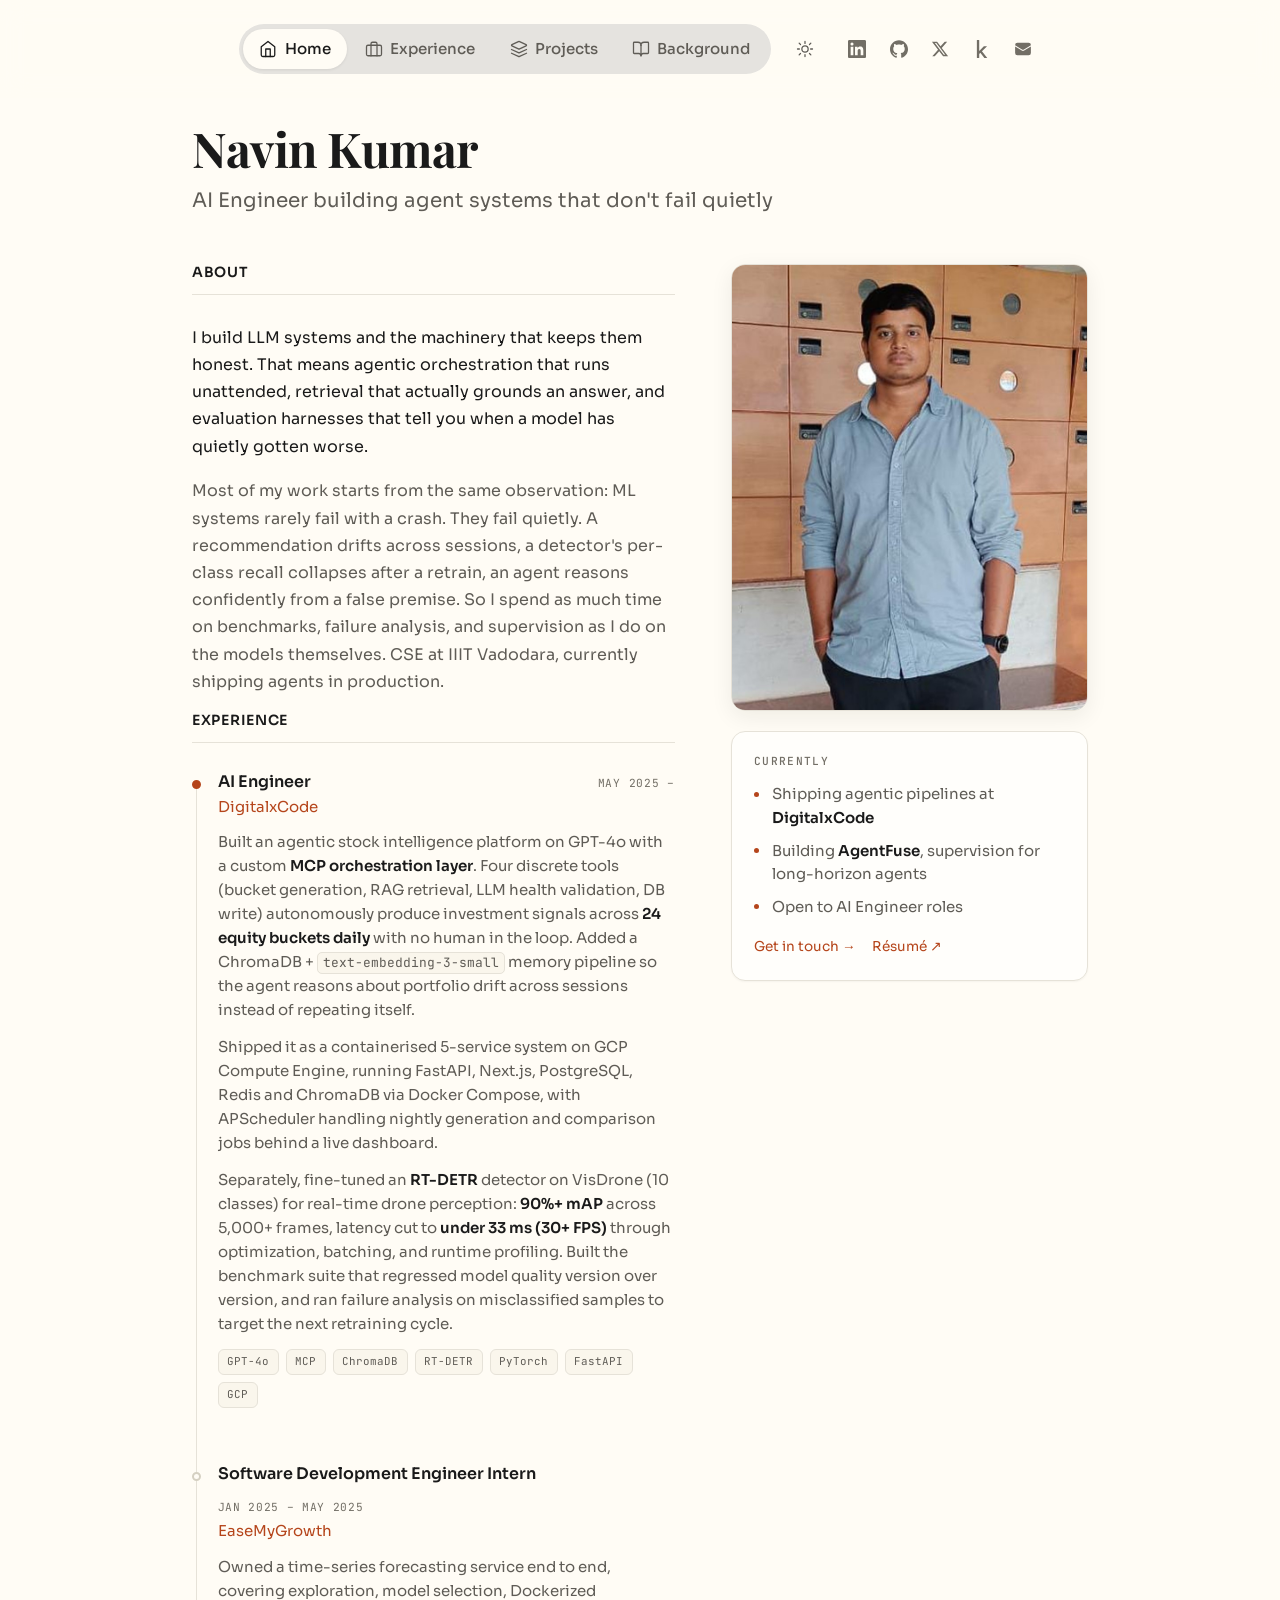
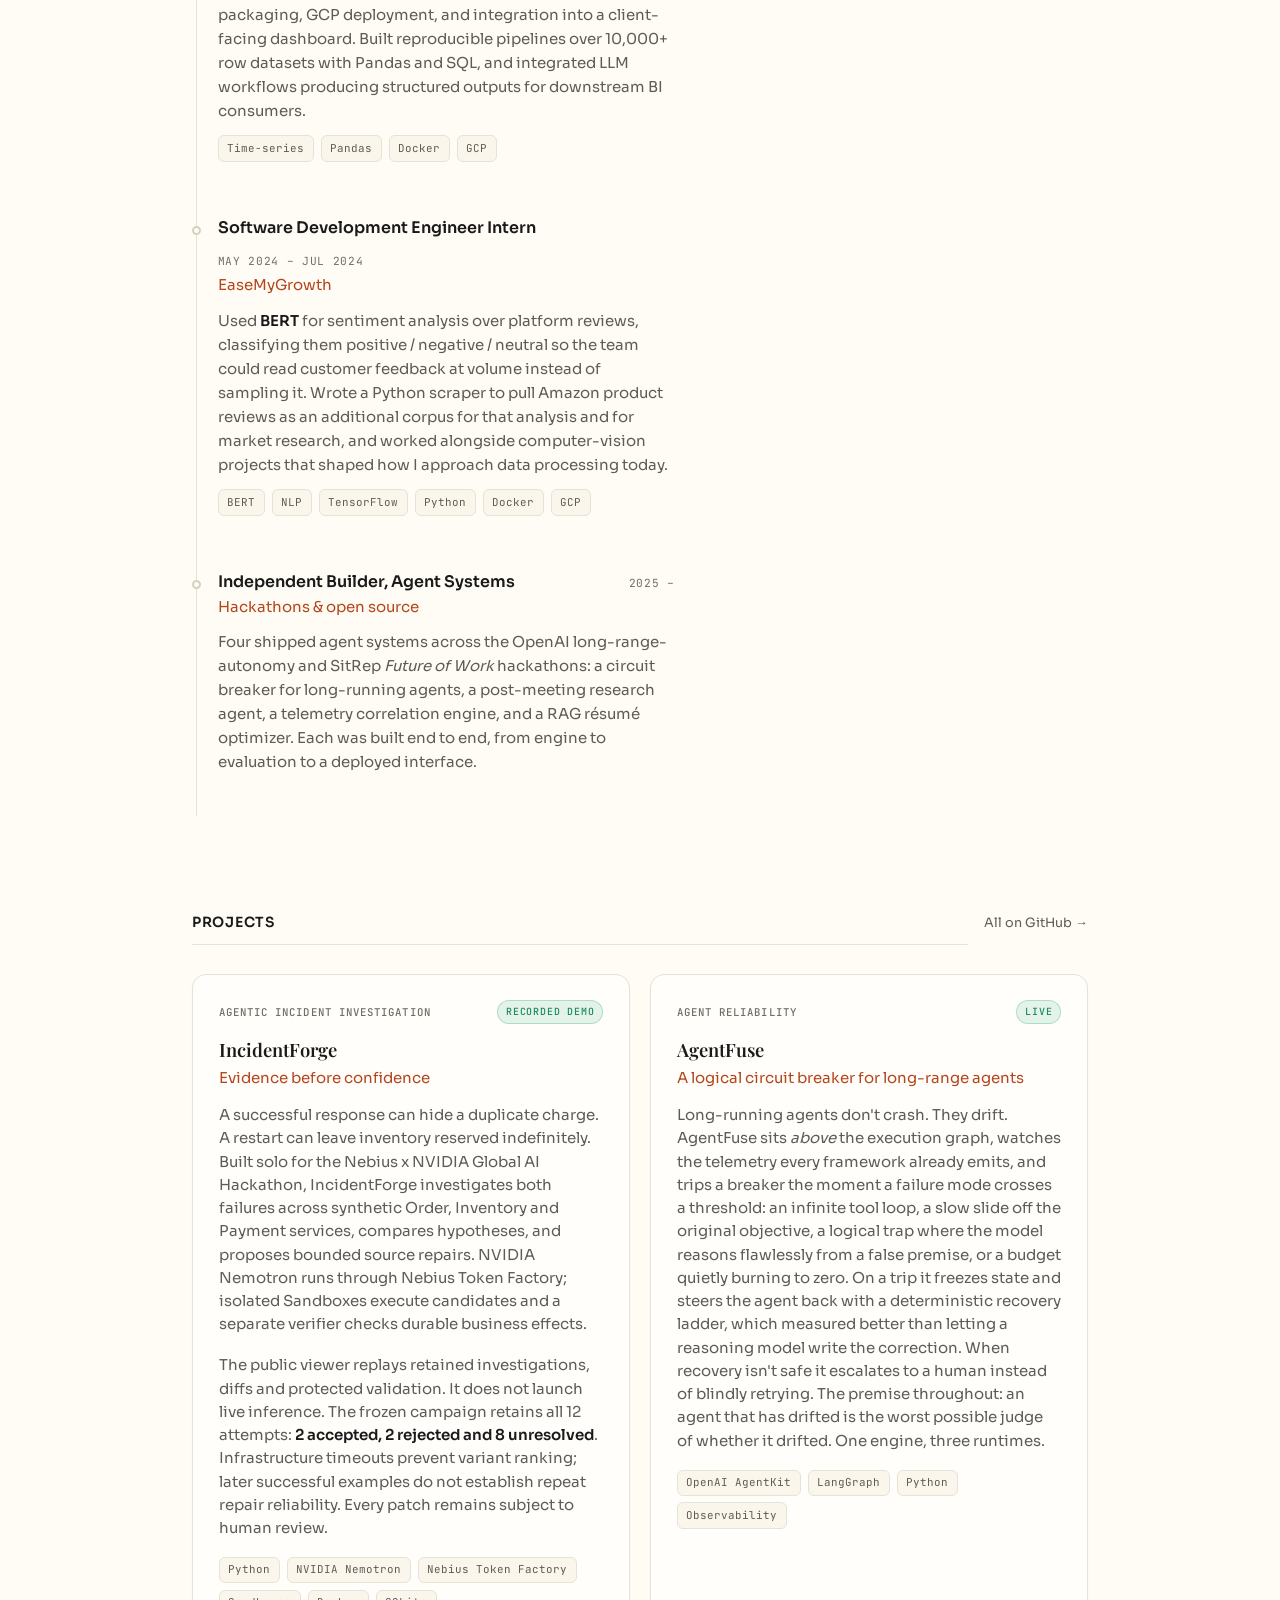
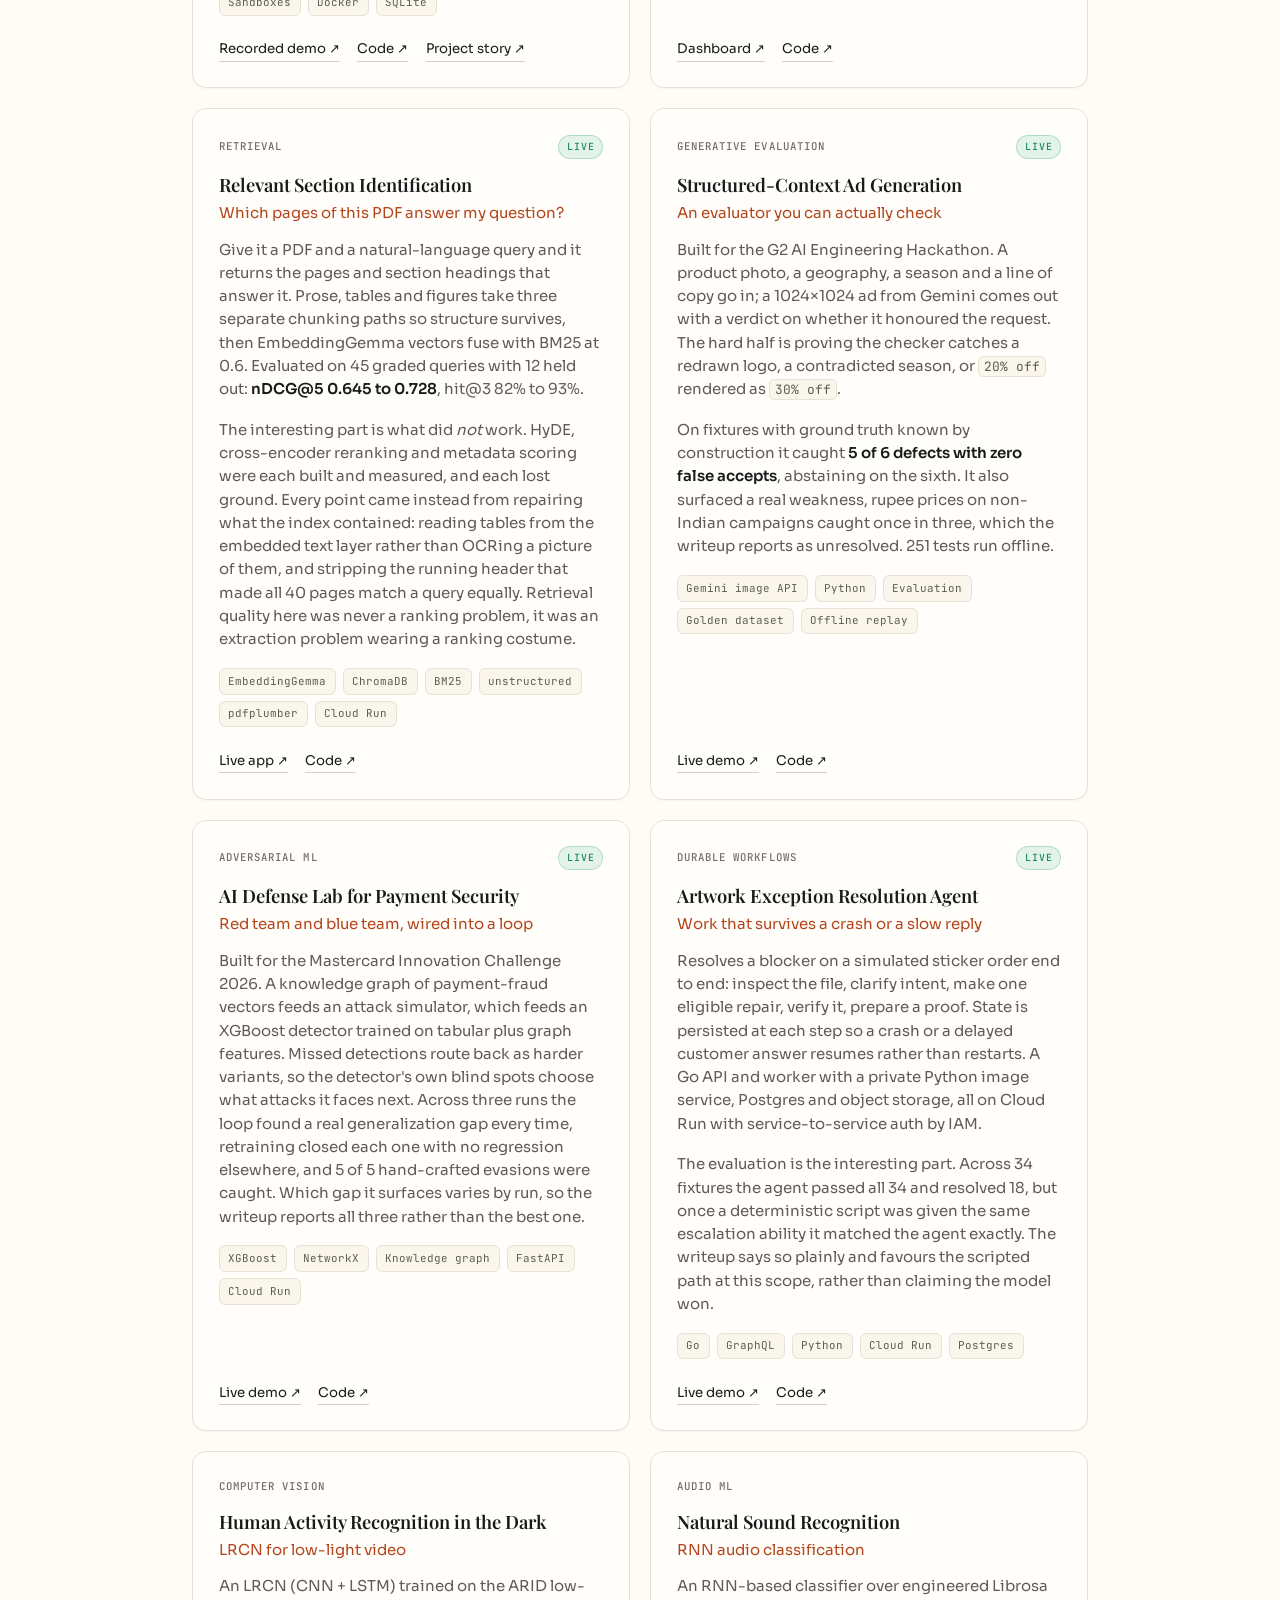
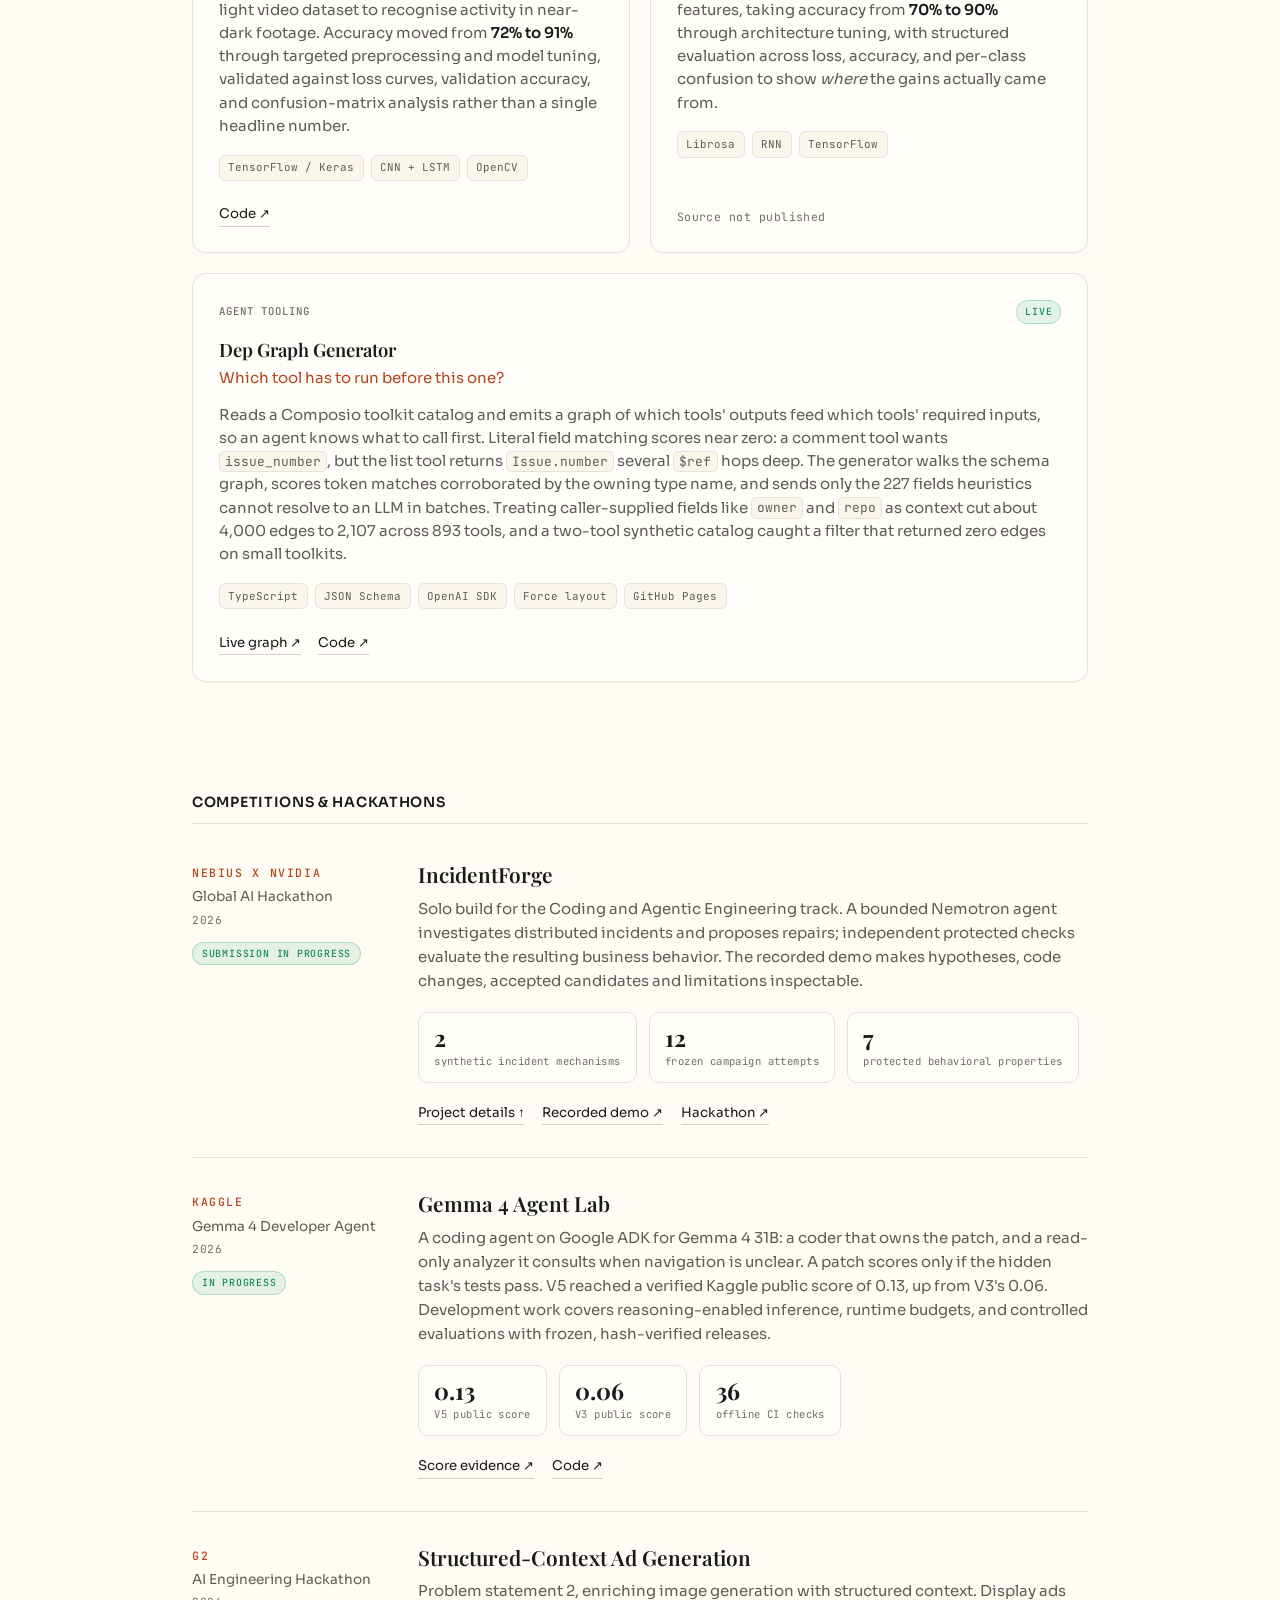
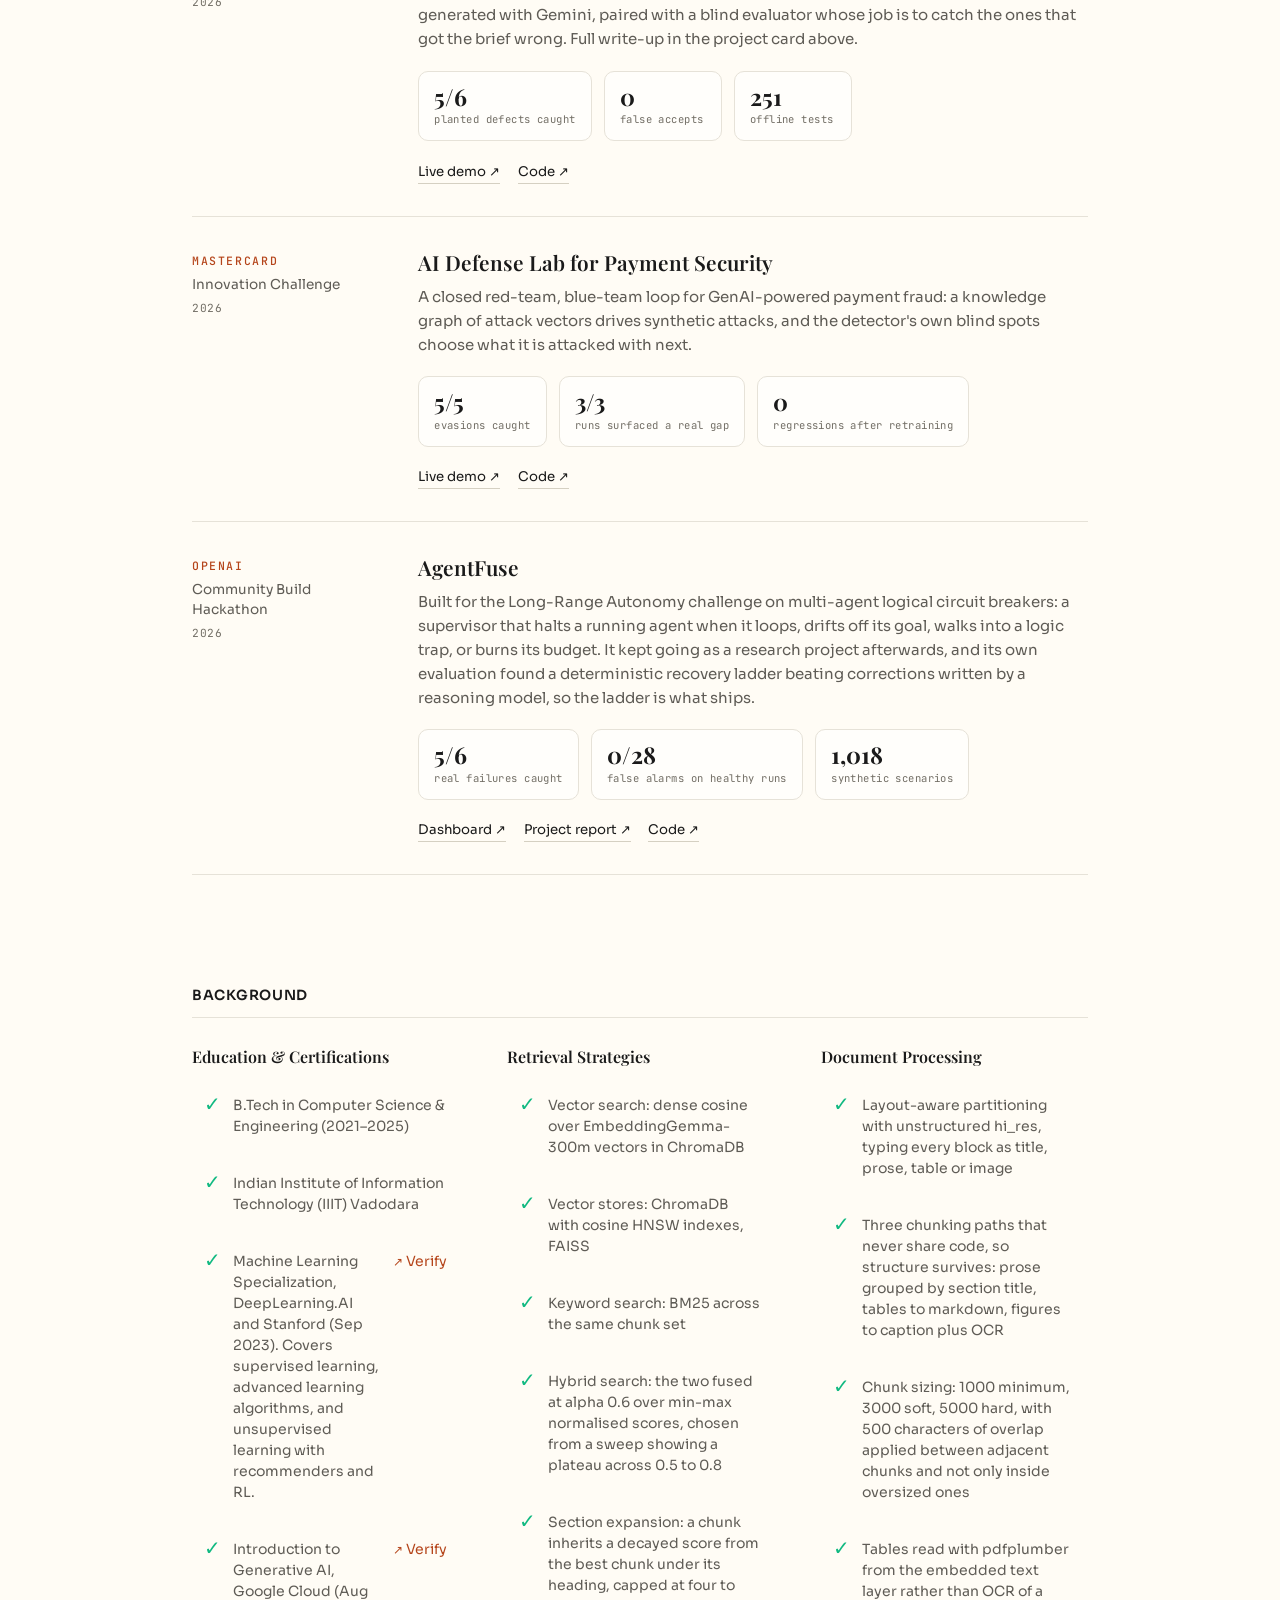
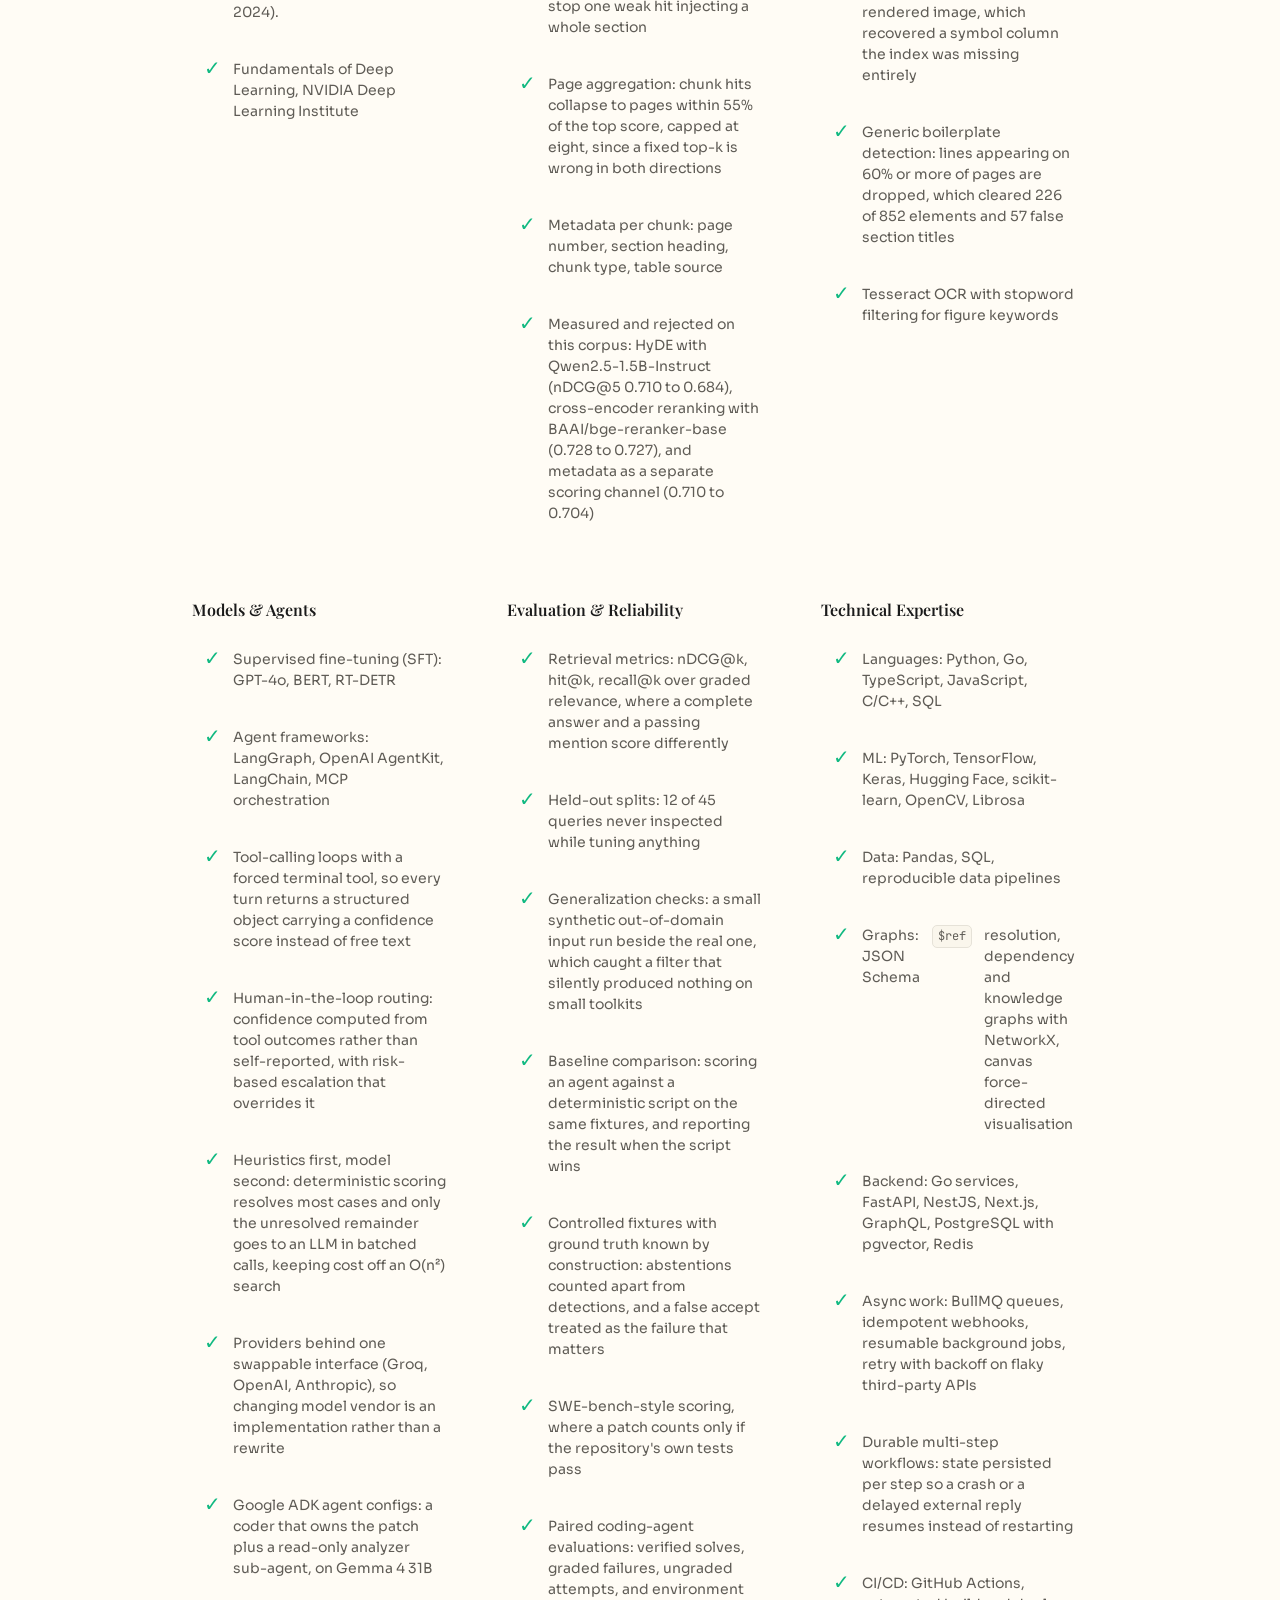
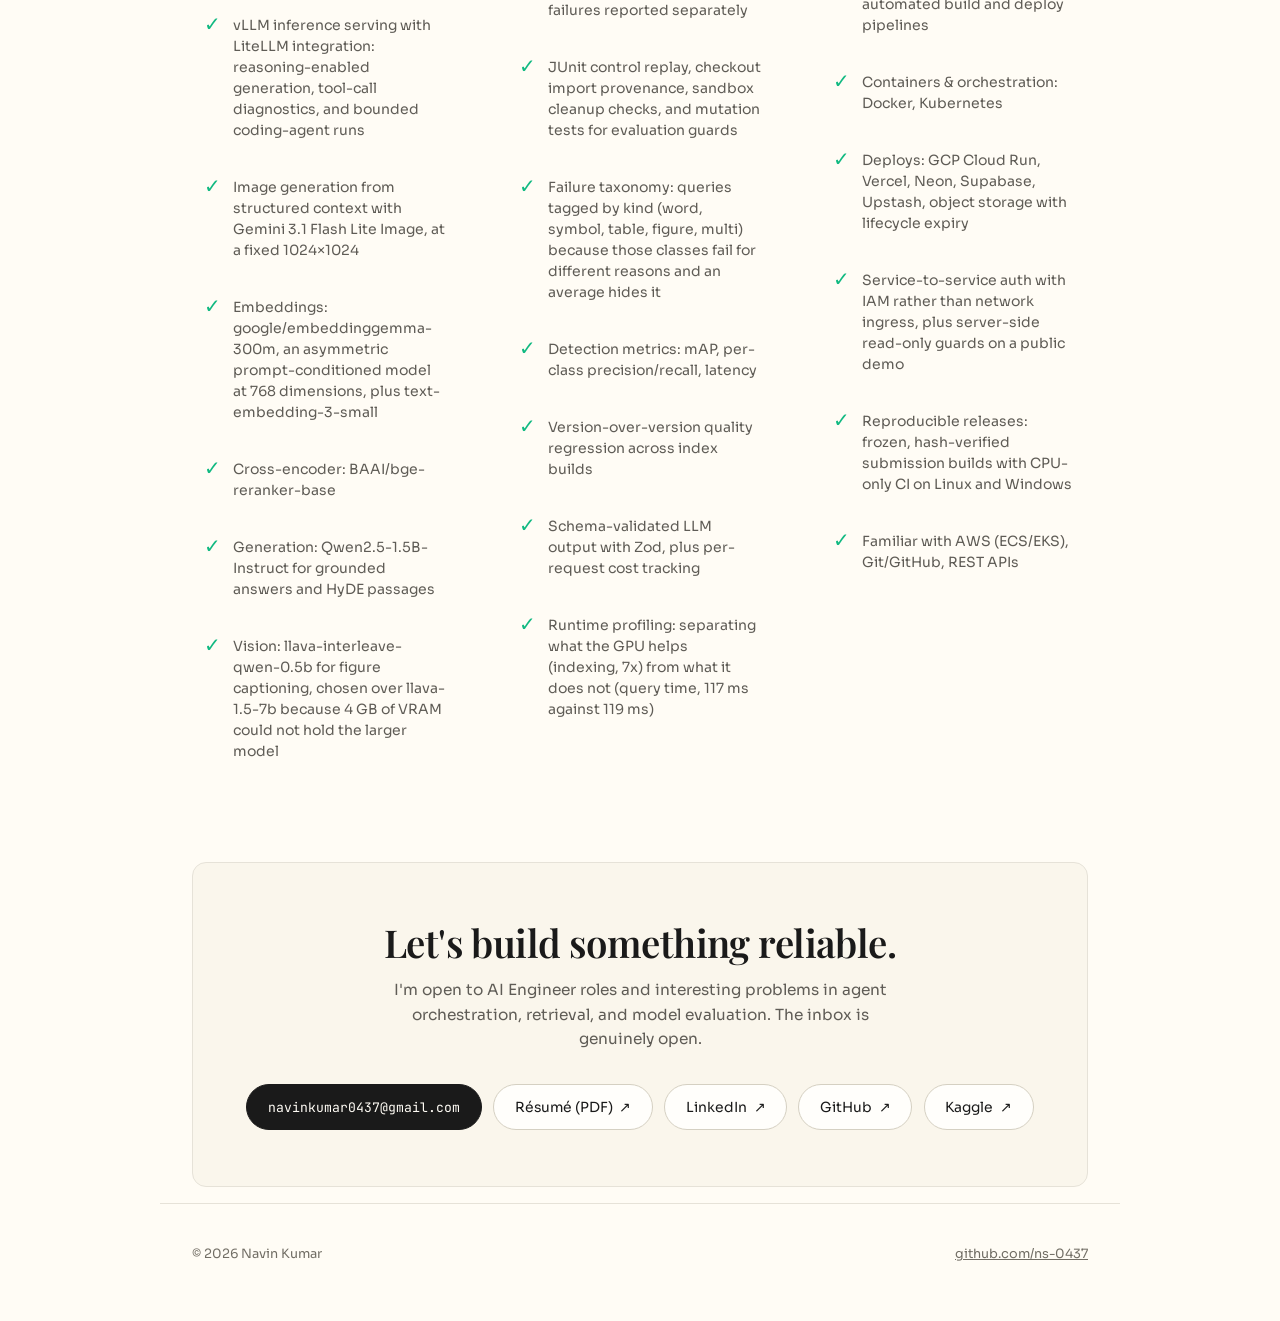
<file: index.html>
<!DOCTYPE html>
<html lang="en" data-theme="light">
<head>
<meta charset="utf-8" />
<meta name="viewport" content="width=device-width, initial-scale=1" />
<title>Navin Kumar | AI Engineer</title>
<meta name="description" content="AI Engineer building agent systems that don't fail quietly. Agentic orchestration, hybrid retrieval over structure-aware chunks, fine-tuned transformers, and the evaluation harnesses that keep them honest." />

<link rel="canonical" href="https://ns-0437.github.io/" />

<meta property="og:type" content="website" />
<meta property="og:title" content="Navin Kumar | AI Engineer" />
<meta property="og:description" content="AI Engineer building agent systems that don't fail quietly." />
<meta name="twitter:card" content="summary_large_image" />
<meta property="og:image" content="https://ns-0437.github.io/img/og-image.png" />
<meta property="og:image:width" content="1200" />
<meta property="og:image:height" content="630" />
<meta property="og:image:alt" content="Navin Kumar, AI Engineer" />
<meta property="og:url" content="https://ns-0437.github.io/" />
<meta name="twitter:image" content="https://ns-0437.github.io/img/og-image.png" />

<link rel="icon" href="img/favicon.svg" type="image/svg+xml" />
<link rel="icon" href="img/favicon.ico" sizes="32x32" />
<link rel="apple-touch-icon" href="img/apple-touch-icon.png" />
<meta name="theme-color" content="#fffcf5" media="(prefers-color-scheme: light)" />
<meta name="theme-color" content="#12110e" media="(prefers-color-scheme: dark)" />

<link rel="preconnect" href="https://fonts.googleapis.com" />
<link rel="preconnect" href="https://fonts.gstatic.com" crossorigin />
<link href="https://fonts.googleapis.com/css2?family=Playfair+Display:wght@500;600;700&family=Sora:wght@300;400;500;600&family=JetBrains+Mono:wght@400;500&display=swap" rel="stylesheet" />
<link rel="stylesheet" href="css/main.css" />

<!-- set theme before paint to avoid a flash -->
<script>
  (function () {
    var t = localStorage.getItem('theme');
    if (!t) t = matchMedia('(prefers-color-scheme: dark)').matches ? 'dark' : 'light';
    document.documentElement.setAttribute('data-theme', t);
  })();
</script>
<script type="application/ld+json">
{
  "@context": "https://schema.org",
  "@type": "Person",
  "name": "Navin Kumar",
  "url": "https://ns-0437.github.io/",
  "image": "https://ns-0437.github.io/img/portrait.jpg",
  "jobTitle": "AI Engineer",
  "email": "mailto:navinkumar0437@gmail.com",
  "worksFor": { "@type": "Organization", "name": "DigitalxCode" },
  "alumniOf": {
    "@type": "CollegeOrUniversity",
    "name": "Indian Institute of Information Technology (IIIT) Vadodara"
  },
  "knowsAbout": [
    "AI agents", "Retrieval-augmented generation", "Hybrid search",
    "Model evaluation", "Supervised fine-tuning", "Knowledge graphs",
    "LLM tool orchestration", "Coding agents",
    "Generative image evaluation", "MLOps", "Kubernetes",
    "Google ADK", "vLLM", "Reproducible evaluation"
  ],
  "sameAs": [
    "https://github.com/ns-0437",
    "https://linkedin.com/in/navin-kumar03",
    "https://x.com/NS_0437",
    "https://www.kaggle.com/navin03"
  ]
}
</script>
</head>

<body>
<a class="skip-link" href="#main">Skip to content</a>

<!-- ────────────────────────────── nav ────────────────────────────── -->
<div class="pill-nav-wrapper">
  <nav class="pill-nav" aria-label="Primary">
    <a class="pill-nav-item is-active" href="#main">
      <svg viewBox="0 0 24 24" aria-hidden="true"><path d="m3 9 9-7 9 7v11a2 2 0 0 1-2 2H5a2 2 0 0 1-2-2z"/><path d="M9 22V12h6v10"/></svg>
      <span>Home</span>
    </a>
    <a class="pill-nav-item" href="#experience">
      <svg viewBox="0 0 24 24" aria-hidden="true"><rect x="2" y="7" width="20" height="14" rx="2"/><path d="M16 21V5a2 2 0 0 0-2-2h-4a2 2 0 0 0-2 2v16"/></svg>
      <span>Experience</span>
    </a>
    <a class="pill-nav-item" href="#projects">
      <svg viewBox="0 0 24 24" aria-hidden="true"><path d="M12.83 2.18a2 2 0 0 0-1.66 0L2.6 6.08a1 1 0 0 0 0 1.83l8.58 3.91a2 2 0 0 0 1.66 0l8.58-3.9a1 1 0 0 0 0-1.83Z"/><path d="m22 17.65-9.17 4.16a2 2 0 0 1-1.66 0L2 17.65"/><path d="m22 12.65-9.17 4.16a2 2 0 0 1-1.66 0L2 12.65"/></svg>
      <span>Projects</span>
    </a>
    <a class="pill-nav-item" href="#background">
      <svg viewBox="0 0 24 24" aria-hidden="true"><path d="M12 7v14"/><path d="M3 18a1 1 0 0 1-1-1V4a1 1 0 0 1 1-1h5a4 4 0 0 1 4 4 4 4 0 0 1 4-4h5a1 1 0 0 1 1 1v13a1 1 0 0 1-1 1h-6a3 3 0 0 0-3 3 3 3 0 0 0-3-3z"/></svg>
      <span>Background</span>
    </a>
  </nav>

  <button class="theme-toggle" type="button" aria-label="Toggle colour theme">
    <svg class="icon-sun" viewBox="0 0 24 24" aria-hidden="true"><circle cx="12" cy="12" r="4.2"/><path d="M12 2v2.5M12 19.5V22M4.2 4.2l1.8 1.8M18 18l1.8 1.8M2 12h2.5M19.5 12H22M4.2 19.8 6 18M18 6l1.8-1.8"/></svg>
    <svg class="icon-moon" viewBox="0 0 24 24" aria-hidden="true"><path d="M20 14.2A8.2 8.2 0 0 1 9.8 4a8.4 8.4 0 1 0 10.2 10.2z"/></svg>
  </button>

  <div class="pill-nav-social">
    <a href="https://linkedin.com/in/navin-kumar03" aria-label="LinkedIn" target="_blank" rel="noopener">
      <svg class="brand" viewBox="0 0 24 24" aria-hidden="true"><path d="M20.447 20.452h-3.554v-5.569c0-1.328-.027-3.037-1.852-3.037-1.853 0-2.136 1.445-2.136 2.939v5.667H9.351V9h3.414v1.561h.046c.477-.9 1.637-1.85 3.37-1.85 3.601 0 4.267 2.37 4.267 5.455v6.286zM5.337 7.433a2.062 2.062 0 0 1-2.063-2.065 2.064 2.064 0 1 1 2.063 2.065zm1.782 13.019H3.555V9h3.564v11.452zM22.225 0H1.771C.792 0 0 .774 0 1.729v20.542C0 23.227.792 24 1.771 24h20.451C23.2 24 24 23.227 24 22.271V1.729C24 .774 23.2 0 22.222 0h.003z"/></svg>
    </a>
    <a href="https://github.com/ns-0437" aria-label="GitHub" target="_blank" rel="noopener">
      <svg class="brand" viewBox="0 0 24 24" aria-hidden="true"><path d="M12 .297c-6.63 0-12 5.373-12 12 0 5.303 3.438 9.8 8.205 11.385.6.113.82-.258.82-.577 0-.285-.01-1.04-.015-2.04-3.338.724-4.042-1.61-4.042-1.61C4.422 18.07 3.633 17.7 3.633 17.7c-1.087-.744.084-.729.084-.729 1.205.084 1.838 1.236 1.838 1.236 1.07 1.835 2.809 1.305 3.495.998.108-.776.417-1.305.76-1.605-2.665-.3-5.466-1.332-5.466-5.93 0-1.31.465-2.38 1.235-3.22-.135-.303-.54-1.523.105-3.176 0 0 1.005-.322 3.3 1.23.96-.267 1.98-.399 3-.405 1.02.006 2.04.138 3 .405 2.28-1.552 3.285-1.23 3.285-1.23.645 1.653.24 2.873.12 3.176.765.84 1.23 1.91 1.23 3.22 0 4.61-2.805 5.625-5.475 5.92.42.36.81 1.096.81 2.22 0 1.606-.015 2.896-.015 3.286 0 .315.21.69.825.57C20.565 22.092 24 17.592 24 12.297c0-6.627-5.373-12-12-12"/></svg>
    </a>
    <a href="https://x.com/NS_0437" aria-label="X" target="_blank" rel="noopener">
      <svg class="brand" viewBox="0 0 24 24" aria-hidden="true"><path d="M18.244 2.25h3.308l-7.227 8.26 8.502 11.24H16.17l-5.214-6.817L4.99 21.75H1.68l7.73-8.835L1.254 2.25H8.08l4.713 6.231zm-1.161 17.52h1.833L7.084 4.126H5.117z"/></svg>
    </a>
    <a href="https://www.kaggle.com/navin03" aria-label="Kaggle" target="_blank" rel="noopener">
      <svg class="brand" viewBox="0 0 24 24" aria-hidden="true"><path d="M18.825 23.859c-.022.092-.117.141-.281.141h-3.139c-.187 0-.351-.082-.492-.248l-5.178-6.589-1.448 1.374v5.111c0 .235-.117.352-.351.352H5.505c-.236 0-.353-.117-.353-.352V.353c0-.233.117-.353.353-.353h2.431c.234 0 .351.12.351.353v14.343l6.203-6.272c.165-.165.33-.246.495-.246h3.239c.144 0 .236.06.285.18.046.149.034.255-.036.315l-6.555 6.344 6.836 8.507c.095.104.117.208.07.331"/></svg>
    </a>
    <a href="mailto:navinkumar0437@gmail.com" aria-label="Email">
      <svg class="brand" viewBox="0 0 24 24" aria-hidden="true"><path d="M1.5 8.67v8.58a3 3 0 0 0 3 3h15a3 3 0 0 0 3-3V8.67l-8.928 5.493a3 3 0 0 1-3.144 0L1.5 8.67Z"/><path d="M22.5 6.908V6.75a3 3 0 0 0-3-3h-15a3 3 0 0 0-3 3v.158l9.714 5.978a1.5 1.5 0 0 0 1.572 0L22.5 6.908Z"/></svg>
    </a>
  </div>
</div>

<main class="container" id="main">

  <!-- ──────────────────────────── hero ──────────────────────────── -->
  <header class="hero">
    <h1 class="hero-name">Navin Kumar</h1>
    <p class="hero-tagline">AI Engineer building agent systems that don't fail quietly</p>
  </header>

  <!-- ─────────────────── about + experience / sticky ─────────────────── -->
  <div class="about-intro">
    <div class="about-intro-main">

      <h2 class="section-title">About</h2>
      <p class="lede">
        I build LLM systems and the machinery that keeps them honest. That means agentic
        orchestration that runs unattended, retrieval that actually grounds an answer, and
        evaluation harnesses that tell you when a model has quietly gotten worse.
      </p>
      <p>
        Most of my work starts from the same observation: ML systems rarely fail with a crash.
        They fail quietly. A recommendation drifts across sessions, a detector's per-class
        recall collapses after a retrain, an agent reasons confidently from a false premise.
        So I spend as much time on benchmarks, failure analysis, and supervision as I do on
        the models themselves. CSE at IIIT Vadodara, currently shipping agents in
        production.
      </p>

      <h2 class="section-title" id="experience">Experience</h2>

      <div class="timeline">

        <div class="tl-item">
          <div class="tl-head">
            <h3 class="tl-role">AI Engineer</h3>
            <span class="tl-date">MAY 2025 –</span>
          </div>
          <p class="tl-org">DigitalxCode</p>
          <p class="tl-body">
            Built an agentic stock intelligence platform on GPT-4o with a custom
            <strong>MCP orchestration layer</strong>. Four discrete tools (bucket generation,
            RAG retrieval, LLM health validation, DB write) autonomously produce investment
            signals across <strong>24 equity buckets daily</strong> with no human in the loop.
            Added a ChromaDB + <code>text-embedding-3-small</code> memory pipeline so the agent
            reasons about portfolio drift across sessions instead of repeating itself.
          </p>
          <p class="tl-body">
            Shipped it as a containerised 5-service system on GCP Compute Engine, running
            FastAPI, Next.js, PostgreSQL, Redis and ChromaDB via Docker Compose, with
            APScheduler handling nightly generation and comparison jobs behind a live dashboard.
          </p>
          <p class="tl-body">
            Separately, fine-tuned an <strong>RT-DETR</strong> detector on VisDrone (10 classes)
            for real-time drone perception: <strong>90%+ mAP</strong> across 5,000+ frames,
            latency cut to <strong>under 33 ms (30+ FPS)</strong> through optimization, batching,
            and runtime profiling. Built the benchmark suite that regressed model quality version
            over version, and ran failure analysis on misclassified samples to target the next
            retraining cycle.
          </p>
          <ul class="tags tl-tags">
            <li>GPT-4o</li><li>MCP</li><li>ChromaDB</li><li>RT-DETR</li><li>PyTorch</li><li>FastAPI</li><li>GCP</li>
          </ul>
        </div>

        <div class="tl-item">
          <div class="tl-head">
            <h3 class="tl-role">Software Development Engineer Intern</h3>
            <span class="tl-date">JAN 2025 – MAY 2025</span>
          </div>
          <p class="tl-org">EaseMyGrowth</p>
          <p class="tl-body">
            Owned a time-series forecasting service end to end, covering exploration, model
            selection, Dockerized packaging, GCP deployment, and integration into a
            client-facing dashboard.
            Built reproducible pipelines over 10,000+ row datasets with Pandas and SQL, and
            integrated LLM workflows producing structured outputs for downstream BI consumers.
          </p>
          <ul class="tags tl-tags">
            <li>Time-series</li><li>Pandas</li><li>Docker</li><li>GCP</li>
          </ul>
        </div>

        <div class="tl-item">
          <div class="tl-head">
            <h3 class="tl-role">Software Development Engineer Intern</h3>
            <span class="tl-date">MAY 2024 – JUL 2024</span>
          </div>
          <p class="tl-org">EaseMyGrowth</p>
          <p class="tl-body">
            Used <strong>BERT</strong> for sentiment analysis over platform reviews, classifying
            them positive / negative / neutral so the team could read customer feedback at volume
            instead of sampling it. Wrote a Python scraper to pull Amazon product reviews as an
            additional corpus for that analysis and for market research, and worked alongside
            computer-vision projects that shaped how I approach data processing today.
          </p>
          <ul class="tags tl-tags">
            <li>BERT</li><li>NLP</li><li>TensorFlow</li><li>Python</li><li>Docker</li><li>GCP</li>
          </ul>
        </div>

        <div class="tl-item">
          <div class="tl-head">
            <h3 class="tl-role">Independent Builder, Agent Systems</h3>
            <span class="tl-date">2025 –</span>
          </div>
          <p class="tl-org">Hackathons &amp; open source</p>
          <p class="tl-body">
            Four shipped agent systems across the OpenAI long-range-autonomy and SitRep
            <em>Future of Work</em> hackathons: a circuit breaker for long-running agents, a
            post-meeting research agent, a telemetry correlation engine, and a RAG résumé
            optimizer. Each was built end to end, from engine to evaluation to a deployed
            interface.
          </p>
        </div>

      </div>
    </div>

    <!-- sticky rail -->
    <aside class="about-rail">
      <img class="rail-photo" src="img/portrait.jpg" width="800" height="1000"
           alt="Navin Kumar" />
      <div class="rail-card">
        <h3 class="rail-card-title">Currently</h3>
        <ul class="rail-list">
          <li>Shipping agentic pipelines at <strong>DigitalxCode</strong></li>
          <li>Building <strong>AgentFuse</strong>, supervision for long-horizon agents</li>
          <li>Open to AI Engineer roles</li>
        </ul>
        <div class="rail-links">
          <a class="rail-cta" href="#contact">Get in touch <span aria-hidden="true">→</span></a>
          <a class="rail-cta" href="Navin-Kumar-Resume.pdf" target="_blank" rel="noopener">Résumé <span aria-hidden="true">↗</span></a>
        </div>
      </div>
    </aside>
  </div>

  <!-- ────────────────────────── projects ────────────────────────── -->
  <section id="projects">
    <div class="section-header">
      <h2 class="section-title">Projects</h2>
      <a class="section-link" href="https://github.com/ns-0437" target="_blank" rel="noopener">All on GitHub <span aria-hidden="true">→</span></a>
    </div>

    <div class="grid grid-2">

      <article class="card is-feature" id="incidentforge">
        <div class="card-top">
          <span class="card-kicker">Agentic incident investigation</span>
          <span class="badge badge-live">Recorded demo</span>
        </div>
        <h3 class="card-title">IncidentForge</h3>
        <p class="card-sub">Evidence before confidence</p>
        <p class="card-body">
          A successful response can hide a duplicate charge. A restart can leave inventory
          reserved indefinitely. Built solo for the Nebius x NVIDIA Global AI Hackathon,
          IncidentForge investigates both failures across synthetic Order, Inventory and
          Payment services, compares hypotheses, and proposes bounded source repairs.
          NVIDIA Nemotron runs through Nebius Token Factory; isolated Sandboxes execute
          candidates and a separate verifier checks durable business effects.
        </p>
        <p class="card-body">
          The public viewer replays retained investigations, diffs and protected validation.
          It does not launch live inference. The frozen campaign retains all 12 attempts:
          <strong>2 accepted, 2 rejected and 8 unresolved</strong>. Infrastructure timeouts
          prevent variant ranking; later successful examples do not establish repeat repair
          reliability. Every patch remains subject to human review.
        </p>
        <ul class="tags">
          <li>Python</li><li>NVIDIA Nemotron</li><li>Nebius Token Factory</li><li>Sandboxes</li><li>Docker</li><li>SQLite</li>
        </ul>
        <div class="card-links">
          <a href="https://ns-0437.github.io/incidentforge/" target="_blank" rel="noopener">Recorded demo <span aria-hidden="true">↗</span></a>
          <a href="https://github.com/ns-0437/incidentforge" target="_blank" rel="noopener">Code <span aria-hidden="true">↗</span></a>
          <a href="https://devpost.com/software/incidentforge-73tvfa" target="_blank" rel="noopener">Project story <span aria-hidden="true">↗</span></a>
        </div>
      </article>



      <article class="card is-feature">
        <div class="card-top">
          <span class="card-kicker">Agent reliability</span>
          <span class="badge badge-live">Live</span>
        </div>
        <h3 class="card-title">AgentFuse</h3>
        <p class="card-sub">A logical circuit breaker for long-range agents</p>
        <p class="card-body">
          Long-running agents don't crash. They drift. AgentFuse sits <em>above</em> the
          execution graph, watches the telemetry every framework already emits, and trips a
          breaker the moment a failure mode crosses a threshold: an infinite tool loop, a slow
          slide off the original objective, a logical trap where the model reasons flawlessly
          from a false premise, or a budget quietly burning to zero. On a trip it freezes
          state and steers the agent back with a deterministic recovery ladder, which measured
          better than letting a reasoning model write the correction. When
          recovery isn't safe it escalates to a human instead of blindly retrying. The premise
          throughout: an agent that has drifted is the worst possible judge of whether it
          drifted. One engine, three runtimes.
        </p>
        <ul class="tags">
          <li>OpenAI AgentKit</li><li>LangGraph</li><li>Python</li><li>Observability</li>
        </ul>
        <div class="card-links">
          <a href="https://ns-0437.github.io/agentfuse/" target="_blank" rel="noopener">Dashboard <span aria-hidden="true">↗</span></a>
          <a href="https://github.com/ns-0437/agentfuse" target="_blank" rel="noopener">Code <span aria-hidden="true">↗</span></a>
        </div>
      </article>

      <article class="card is-feature">
        <div class="card-top">
          <span class="card-kicker">Retrieval</span>
          <span class="badge badge-live">Live</span>
        </div>
        <h3 class="card-title">Relevant Section Identification</h3>
        <p class="card-sub">Which pages of this PDF answer my question?</p>
        <p class="card-body">
          Give it a PDF and a natural-language query and it returns the pages and section
          headings that answer it. Prose, tables and figures take three separate chunking
          paths so structure survives, then EmbeddingGemma vectors fuse with BM25 at 0.6.
          Evaluated on 45 graded queries with 12 held out: <strong>nDCG@5 0.645 to
          0.728</strong>, hit@3 82% to 93%.
        </p>
        <p class="card-body">
          The interesting part is what did <em>not</em> work. HyDE, cross-encoder reranking
          and metadata scoring were each built and measured, and each lost ground. Every
          point came instead from repairing what the index contained: reading tables from the
          embedded text layer rather than OCRing a picture of them, and stripping the running
          header that made all 40 pages match a query equally. Retrieval quality here was
          never a ranking problem, it was an extraction problem wearing a ranking costume.
        </p>
        <ul class="tags">
          <li>EmbeddingGemma</li><li>ChromaDB</li><li>BM25</li><li>unstructured</li><li>pdfplumber</li><li>Cloud Run</li>
        </ul>
        <div class="card-links">
          <a href="https://relevant-section-identification-qqgcuwkcmq-uc.a.run.app" target="_blank" rel="noopener">Live app <span aria-hidden="true">↗</span></a>
          <a href="https://github.com/ns-0437/relevant-section-identification" target="_blank" rel="noopener">Code <span aria-hidden="true">↗</span></a>
        </div>
      </article>

      <article class="card is-feature" id="adgen">
        <div class="card-top">
          <span class="card-kicker">Generative evaluation</span>
          <span class="badge badge-live">Live</span>
        </div>
        <h3 class="card-title">Structured-Context Ad Generation</h3>
        <p class="card-sub">An evaluator you can actually check</p>
        <p class="card-body">
          Built for the G2 AI Engineering Hackathon. A product photo, a geography, a season
          and a line of copy go in; a 1024&times;1024 ad from Gemini comes out with a verdict
          on whether it honoured the request. The hard half is proving the checker catches a
          redrawn logo, a contradicted season, or <code>20% off</code> rendered as
          <code>30% off</code>.
        </p>
        <p class="card-body">
          On fixtures with ground truth known by construction it caught
          <strong>5 of 6 defects with zero false accepts</strong>, abstaining on the sixth.
          It also surfaced a real weakness, rupee prices on non-Indian campaigns caught once
          in three, which the writeup reports as unresolved. 251 tests run offline.
        </p>
        <ul class="tags">
          <li>Gemini image API</li><li>Python</li><li>Evaluation</li><li>Golden dataset</li><li>Offline replay</li>
        </ul>
        <div class="card-links">
          <a href="https://ns-0437.github.io/Image-generation-ad-quality-checker/" target="_blank" rel="noopener">Live demo <span aria-hidden="true">↗</span></a>
          <a href="https://github.com/ns-0437/Image-generation-ad-quality-checker" target="_blank" rel="noopener">Code <span aria-hidden="true">↗</span></a>
        </div>
      </article>

      <article class="card is-feature">
        <div class="card-top">
          <span class="card-kicker">Adversarial ML</span>
          <span class="badge badge-live">Live</span>
        </div>
        <h3 class="card-title">AI Defense Lab for Payment Security</h3>
        <p class="card-sub">Red team and blue team, wired into a loop</p>
        <p class="card-body">
          Built for the Mastercard Innovation Challenge 2026. A knowledge graph of payment-fraud
          vectors feeds an attack simulator, which feeds an XGBoost detector trained on tabular
          plus graph features. Missed detections route back as harder variants, so the
          detector's own blind spots choose what attacks it faces next. Across three runs the
          loop found a real generalization gap every time, retraining closed each one with no
          regression elsewhere, and 5 of 5 hand-crafted evasions were caught. Which gap it
          surfaces varies by run, so the writeup reports all three rather than the best one.
        </p>
        <ul class="tags">
          <li>XGBoost</li><li>NetworkX</li><li>Knowledge graph</li><li>FastAPI</li><li>Cloud Run</li>
        </ul>
        <div class="card-links">
          <a href="https://aidefenselab-frontend-gwezm4pj4a-uc.a.run.app" target="_blank" rel="noopener">Live demo <span aria-hidden="true">↗</span></a>
          <a href="https://github.com/ns-0437/mastercard-fraud-defense" target="_blank" rel="noopener">Code <span aria-hidden="true">↗</span></a>
        </div>
      </article>

      <article class="card">
        <div class="card-top">
          <span class="card-kicker">Durable workflows</span>
          <span class="badge badge-live">Live</span>
        </div>
        <h3 class="card-title">Artwork Exception Resolution Agent</h3>
        <p class="card-sub">Work that survives a crash or a slow reply</p>
        <p class="card-body">
          Resolves a blocker on a simulated sticker order end to end: inspect the file,
          clarify intent, make one eligible repair, verify it, prepare a proof. State is
          persisted at each step so a crash or a delayed customer answer resumes rather than
          restarts. A Go API and worker with a private Python image service, Postgres and
          object storage, all on Cloud Run with service-to-service auth by IAM.
        </p>
        <p class="card-body">
          The evaluation is the interesting part. Across 34 fixtures the agent passed all 34
          and resolved 18, but once a deterministic script was given the same escalation
          ability it matched the agent exactly. The writeup says so plainly and favours the
          scripted path at this scope, rather than claiming the model won.
        </p>
        <ul class="tags">
          <li>Go</li><li>GraphQL</li><li>Python</li><li>Cloud Run</li><li>Postgres</li>
        </ul>
        <div class="card-links">
          <a href="https://ns-0437.github.io/artwork-agent/" target="_blank" rel="noopener">Live demo <span aria-hidden="true">↗</span></a>
          <a href="https://github.com/ns-0437/artwork-agent" target="_blank" rel="noopener">Code <span aria-hidden="true">↗</span></a>
        </div>
      </article>

      <article class="card">
        <div class="card-top">
          <span class="card-kicker">Computer vision</span>
        </div>
        <h3 class="card-title">Human Activity Recognition in the Dark</h3>
        <p class="card-sub">LRCN for low-light video</p>
        <p class="card-body">
          An LRCN (CNN + LSTM) trained on the ARID low-light video dataset to recognise
          activity in near-dark footage. Accuracy
          moved from <strong>72% to 91%</strong> through targeted preprocessing and model
          tuning, validated against loss curves, validation accuracy, and confusion-matrix
          analysis rather than a single headline number.
        </p>
        <ul class="tags">
          <li>TensorFlow / Keras</li><li>CNN + LSTM</li><li>OpenCV</li>
        </ul>
        <div class="card-links">
          <a href="https://github.com/ns-0437/Human-Activity-Recognition-in-Dark" target="_blank" rel="noopener">Code <span aria-hidden="true">↗</span></a>
        </div>
      </article>

      <article class="card">
        <div class="card-top">
          <span class="card-kicker">Audio ML</span>
        </div>
        <h3 class="card-title">Natural Sound Recognition</h3>
        <p class="card-sub">RNN audio classification</p>
        <p class="card-body">
          An RNN-based classifier over engineered Librosa features, taking accuracy from
          <strong>70% to 90%</strong> through architecture tuning, with structured evaluation
          across loss, accuracy, and per-class confusion to show <em>where</em> the gains
          actually came from.
        </p>
        <ul class="tags">
          <li>Librosa</li><li>RNN</li><li>TensorFlow</li>
        </ul>
        <div class="card-links">
          <span class="card-note">Source not published</span>
        </div>
      </article>

      <article class="card">
        <div class="card-top">
          <span class="card-kicker">Agent tooling</span>
          <span class="badge badge-live">Live</span>
        </div>
        <h3 class="card-title">Dep Graph Generator</h3>
        <p class="card-sub">Which tool has to run before this one?</p>
        <p class="card-body">
          Reads a Composio toolkit catalog and emits a graph of which tools' outputs feed
          which tools' required inputs, so an agent knows what to call first. Literal field
          matching scores near zero: a comment tool wants <code>issue_number</code>, but the
          list tool returns <code>Issue.number</code> several <code>$ref</code> hops deep. The
          generator walks the schema graph, scores token matches corroborated by the owning
          type name, and sends only the 227 fields heuristics cannot resolve to an LLM in
          batches. Treating caller-supplied fields like <code>owner</code> and
          <code>repo</code> as context cut about 4,000 edges to 2,107 across 893 tools, and a
          two-tool synthetic catalog caught a filter that returned zero edges on small toolkits.
        </p>
        <ul class="tags">
          <li>TypeScript</li><li>JSON Schema</li><li>OpenAI SDK</li><li>Force layout</li><li>GitHub Pages</li>
        </ul>
        <div class="card-links">
          <a href="https://ns-0437.github.io/dep-graph-generator/" target="_blank" rel="noopener">Live graph <span aria-hidden="true">↗</span></a>
          <a href="https://github.com/ns-0437/dep-graph-generator" target="_blank" rel="noopener">Code <span aria-hidden="true">↗</span></a>
        </div>
      </article>

    </div>
  </section>

  <!-- ─────── competitions ─────── -->
  <section id="competitions">
    <div class="section-header">
      <h2 class="section-title">Competitions &amp; Hackathons</h2>
    </div>

    <ol class="comp-list">
      <li class="comp" id="nebius-nvidia-hackathon">
        <div class="comp-meta">
          <span class="comp-host">Nebius x NVIDIA</span>
          <span class="comp-event">Global AI Hackathon</span>
          <span class="comp-year">2026</span>
          <span class="comp-status is-open">Submission in progress</span>
        </div>
        <div class="comp-main">
          <h3 class="comp-title">IncidentForge</h3>
          <p class="comp-body">
            Solo build for the Coding and Agentic Engineering track. A bounded Nemotron
            agent investigates distributed incidents and proposes repairs; independent
            protected checks evaluate the resulting business behavior. The recorded demo
            makes hypotheses, code changes, accepted candidates and limitations inspectable.
          </p>
          <div class="comp-stats">
            <div class="stat"><span class="stat-num">2</span><span class="stat-label">synthetic incident mechanisms</span></div>
            <div class="stat"><span class="stat-num">12</span><span class="stat-label">frozen campaign attempts</span></div>
            <div class="stat"><span class="stat-num">7</span><span class="stat-label">protected behavioral properties</span></div>
          </div>
          <div class="comp-links">
            <a href="#incidentforge">Project details <span aria-hidden="true">↑</span></a>
            <a href="https://ns-0437.github.io/incidentforge/" target="_blank" rel="noopener">Recorded demo <span aria-hidden="true">↗</span></a>
            <a href="https://nebiusglobalaihackathon.devpost.com/" target="_blank" rel="noopener">Hackathon <span aria-hidden="true">↗</span></a>
          </div>
        </div>
      </li>

      <li class="comp">
        <div class="comp-meta">
          <span class="comp-host">Kaggle</span>
          <span class="comp-event">Gemma 4 Developer Agent</span>
          <span class="comp-year">2026</span>
          <span class="comp-status is-open">In progress</span>
        </div>
        <div class="comp-main">
          <h3 class="comp-title">Gemma 4 Agent Lab</h3>
          <p class="comp-body">
            A coding agent on Google ADK for Gemma 4 31B: a coder that owns the patch, and a
            read-only analyzer it consults when navigation is unclear. A patch scores only if
            the hidden task's tests pass. V5 reached a verified Kaggle public score of 0.13,
            up from V3's 0.06. Development work covers reasoning-enabled inference, runtime
            budgets, and controlled evaluations with frozen, hash-verified releases.
          </p>
          <div class="comp-stats">
            <div class="stat"><span class="stat-num">0.13</span><span class="stat-label">V5 public score</span></div>
            <div class="stat"><span class="stat-num">0.06</span><span class="stat-label">V3 public score</span></div>
            <div class="stat"><span class="stat-num">36</span><span class="stat-label">offline CI checks</span></div>
          </div>
          <div class="comp-links">
            <a href="https://github.com/ns-0437/gemma4-developer-agent/blob/main/reference/submission_v5_status_2026-10-20/submissions.json" target="_blank" rel="noopener">Score evidence <span aria-hidden="true">↗</span></a>
            <a href="https://github.com/ns-0437/gemma4-developer-agent" target="_blank" rel="noopener">Code <span aria-hidden="true">↗</span></a>
          </div>
        </div>
      </li>

      <li class="comp">
        <div class="comp-meta">
          <span class="comp-host">G2</span>
          <span class="comp-event">AI Engineering Hackathon</span>
          <span class="comp-year">2026</span>
        </div>
        <div class="comp-main">
          <h3 class="comp-title">Structured-Context Ad Generation</h3>
          <p class="comp-body">
            Problem statement 2, enriching image generation with structured context. Display
            ads generated with Gemini, paired with a blind evaluator whose job is to catch the
            ones that got the brief wrong. Full write-up in the project card above.
          </p>
          <div class="comp-stats">
            <div class="stat"><span class="stat-num">5/6</span><span class="stat-label">planted defects caught</span></div>
            <div class="stat"><span class="stat-num">0</span><span class="stat-label">false accepts</span></div>
            <div class="stat"><span class="stat-num">251</span><span class="stat-label">offline tests</span></div>
          </div>
          <div class="comp-links">
            <a href="https://ns-0437.github.io/Image-generation-ad-quality-checker/" target="_blank" rel="noopener">Live demo <span aria-hidden="true">↗</span></a>
            <a href="https://github.com/ns-0437/Image-generation-ad-quality-checker" target="_blank" rel="noopener">Code <span aria-hidden="true">↗</span></a>
          </div>
        </div>
      </li>

      <li class="comp">
        <div class="comp-meta">
          <span class="comp-host">Mastercard</span>
          <span class="comp-event">Innovation Challenge</span>
          <span class="comp-year">2026</span>
        </div>
        <div class="comp-main">
          <h3 class="comp-title">AI Defense Lab for Payment Security</h3>
          <p class="comp-body">
            A closed red-team, blue-team loop for GenAI-powered payment fraud: a knowledge graph
            of attack vectors drives synthetic attacks, and the detector's own blind spots
            choose what it is attacked with next.
          </p>
          <div class="comp-stats">
            <div class="stat"><span class="stat-num">5/5</span><span class="stat-label">evasions caught</span></div>
            <div class="stat"><span class="stat-num">3/3</span><span class="stat-label">runs surfaced a real gap</span></div>
            <div class="stat"><span class="stat-num">0</span><span class="stat-label">regressions after retraining</span></div>
          </div>
          <div class="comp-links">
            <a href="https://aidefenselab-frontend-gwezm4pj4a-uc.a.run.app" target="_blank" rel="noopener">Live demo <span aria-hidden="true">↗</span></a>
            <a href="https://github.com/ns-0437/mastercard-fraud-defense" target="_blank" rel="noopener">Code <span aria-hidden="true">↗</span></a>
          </div>
        </div>
      </li>

      <li class="comp">
        <div class="comp-meta">
          <span class="comp-host">OpenAI</span>
          <span class="comp-event">Community Build Hackathon</span>
          <span class="comp-year">2026</span>
        </div>
        <div class="comp-main">
          <h3 class="comp-title">AgentFuse</h3>
          <p class="comp-body">
            Built for the Long-Range Autonomy challenge on multi-agent logical circuit
            breakers: a supervisor that halts a running agent when it loops, drifts off its
            goal, walks into a logic trap, or burns its budget. It kept going as a research
            project afterwards, and its own evaluation found a deterministic recovery ladder
            beating corrections written by a reasoning model, so the ladder is what ships.
          </p>
          <div class="comp-stats">
            <div class="stat"><span class="stat-num">5/6</span><span class="stat-label">real failures caught</span></div>
            <div class="stat"><span class="stat-num">0/28</span><span class="stat-label">false alarms on healthy runs</span></div>
            <div class="stat"><span class="stat-num">1,018</span><span class="stat-label">synthetic scenarios</span></div>
          </div>
          <div class="comp-links">
            <a href="https://ns-0437.github.io/agentfuse/" target="_blank" rel="noopener">Dashboard <span aria-hidden="true">↗</span></a>
            <a href="https://github.com/ns-0437/agentfuse/blob/main/REPORT.md" target="_blank" rel="noopener">Project report <span aria-hidden="true">↗</span></a>
            <a href="https://github.com/ns-0437/agentfuse" target="_blank" rel="noopener">Code <span aria-hidden="true">↗</span></a>
          </div>
        </div>
      </li>
    </ol>
  </section>

  <!-- ─────────────────────────── skills ─────────────────────────── -->
  <section id="background">
    <div class="section-header">
      <h2 class="section-title">Background</h2>
    </div>

    <div class="bg-grid">

      <div class="bg-col">
        <h3 class="bg-col-title">Education &amp; Certifications</h3>
        <ul class="bg-list">
          <li>B.Tech in Computer Science &amp; Engineering (2021–2025)</li>
          <li>Indian Institute of Information Technology (IIIT) Vadodara</li>
          <li>
            Machine Learning Specialization, DeepLearning.AI and Stanford (Sep 2023).
            Covers supervised learning, advanced learning algorithms, and unsupervised
            learning with recommenders and RL.
            <a href="https://coursera.org/verify/specialization/WBXUNC482B77" target="_blank" rel="noopener">Verify</a>
          </li>
          <li>
            Introduction to Generative AI, Google Cloud (Aug 2024).
            <a href="https://coursera.org/verify/E2POUZN2XPMQ" target="_blank" rel="noopener">Verify</a>
          </li>
          <li>Fundamentals of Deep Learning, NVIDIA Deep Learning Institute</li>
        </ul>
      </div>

      <div class="bg-col">
        <h3 class="bg-col-title">Retrieval Strategies</h3>
        <ul class="bg-list">
          <li>Vector search: dense cosine over EmbeddingGemma-300m vectors in ChromaDB</li>
          <li>Vector stores: ChromaDB with cosine HNSW indexes, FAISS</li>
          <li>Keyword search: BM25 across the same chunk set</li>
          <li>Hybrid search: the two fused at alpha 0.6 over min-max normalised scores,
            chosen from a sweep showing a plateau across 0.5 to 0.8</li>
          <li>Section expansion: a chunk inherits a decayed score from the best chunk under
            its heading, capped at four to stop one weak hit injecting a whole section</li>
          <li>Page aggregation: chunk hits collapse to pages within 55% of the top score,
            capped at eight, since a fixed top-k is wrong in both directions</li>
          <li>Metadata per chunk: page number, section heading, chunk type, table source</li>
          <li>Measured and rejected on this corpus: HyDE with Qwen2.5-1.5B-Instruct
            (nDCG@5 0.710 to 0.684), cross-encoder reranking with BAAI/bge-reranker-base
            (0.728 to 0.727), and metadata as a separate scoring channel (0.710 to 0.704)</li>
        </ul>
      </div>

      <div class="bg-col">
        <h3 class="bg-col-title">Document Processing</h3>
        <ul class="bg-list">
          <li>Layout-aware partitioning with unstructured hi_res, typing every block as
            title, prose, table or image</li>
          <li>Three chunking paths that never share code, so structure survives: prose
            grouped by section title, tables to markdown, figures to caption plus OCR</li>
          <li>Chunk sizing: 1000 minimum, 3000 soft, 5000 hard, with 500 characters of
            overlap applied between adjacent chunks and not only inside oversized ones</li>
          <li>Tables read with pdfplumber from the embedded text layer rather than OCR of a
            rendered image, which recovered a symbol column the index was missing entirely</li>
          <li>Generic boilerplate detection: lines appearing on 60% or more of pages are
            dropped, which cleared 226 of 852 elements and 57 false section titles</li>
          <li>Tesseract OCR with stopword filtering for figure keywords</li>
        </ul>
      </div>

      <div class="bg-col">
        <h3 class="bg-col-title">Models &amp; Agents</h3>
        <ul class="bg-list">
          <li>Supervised fine-tuning (SFT): GPT-4o, BERT, RT-DETR</li>
          <li>Agent frameworks: LangGraph, OpenAI AgentKit, LangChain, MCP orchestration</li>
          <li>Tool-calling loops with a forced terminal tool, so every turn returns a
            structured object carrying a confidence score instead of free text</li>
          <li>Human-in-the-loop routing: confidence computed from tool outcomes rather than
            self-reported, with risk-based escalation that overrides it</li>
          <li>Heuristics first, model second: deterministic scoring resolves most cases and
            only the unresolved remainder goes to an LLM in batched calls, keeping cost off
            an O(n&sup2;) search</li>
          <li>Providers behind one swappable interface (Groq, OpenAI, Anthropic), so changing
            model vendor is an implementation rather than a rewrite</li>
          <li>Google ADK agent configs: a coder that owns the patch plus a read-only analyzer
            sub-agent, on Gemma 4 31B</li>
          <li>vLLM inference serving with LiteLLM integration: reasoning-enabled generation,
            tool-call diagnostics, and bounded coding-agent runs</li>
          <li>Image generation from structured context with Gemini 3.1 Flash Lite Image, at a
            fixed 1024&times;1024</li>
          <li>Embeddings: google/embeddinggemma-300m, an asymmetric prompt-conditioned model
            at 768 dimensions, plus text-embedding-3-small</li>
          <li>Cross-encoder: BAAI/bge-reranker-base</li>
          <li>Generation: Qwen2.5-1.5B-Instruct for grounded answers and HyDE passages</li>
          <li>Vision: llava-interleave-qwen-0.5b for figure captioning, chosen over
            llava-1.5-7b because 4 GB of VRAM could not hold the larger model</li>
        </ul>
      </div>

      <div class="bg-col">
        <h3 class="bg-col-title">Evaluation &amp; Reliability</h3>
        <ul class="bg-list">
          <li>Retrieval metrics: nDCG@k, hit@k, recall@k over graded relevance, where a
            complete answer and a passing mention score differently</li>
          <li>Held-out splits: 12 of 45 queries never inspected while tuning anything</li>
          <li>Generalization checks: a small synthetic out-of-domain input run beside the real
            one, which caught a filter that silently produced nothing on small toolkits</li>
          <li>Baseline comparison: scoring an agent against a deterministic script on the same
            fixtures, and reporting the result when the script wins</li>
          <li>Controlled fixtures with ground truth known by construction: abstentions counted
            apart from detections, and a false accept treated as the failure that matters</li>
          <li>SWE-bench-style scoring, where a patch counts only if the repository's own tests
            pass</li>
          <li>Paired coding-agent evaluations: verified solves, graded failures, ungraded
            attempts, and environment failures reported separately</li>
          <li>JUnit control replay, checkout import provenance, sandbox cleanup checks,
            and mutation tests for evaluation guards</li>
          <li>Failure taxonomy: queries tagged by kind (word, symbol, table, figure, multi)
            because those classes fail for different reasons and an average hides it</li>
          <li>Detection metrics: mAP, per-class precision/recall, latency</li>
          <li>Version-over-version quality regression across index builds</li>
          <li>Schema-validated LLM output with Zod, plus per-request cost tracking</li>
          <li>Runtime profiling: separating what the GPU helps (indexing, 7x) from what it
            does not (query time, 117 ms against 119 ms)</li>
        </ul>
      </div>

      <div class="bg-col">
        <h3 class="bg-col-title">Technical Expertise</h3>
        <ul class="bg-list">
          <li>Languages: Python, Go, TypeScript, JavaScript, C/C++, SQL</li>
          <li>ML: PyTorch, TensorFlow, Keras, Hugging Face, scikit-learn, OpenCV, Librosa</li>
          <li>Data: Pandas, SQL, reproducible data pipelines</li>
          <li>Graphs: JSON Schema <code>$ref</code> resolution, dependency and knowledge
            graphs with NetworkX, canvas force-directed visualisation</li>
          <li>Backend: Go services, FastAPI, NestJS, Next.js, GraphQL, PostgreSQL with
            pgvector, Redis</li>
          <li>Async work: BullMQ queues, idempotent webhooks, resumable background jobs,
            retry with backoff on flaky third-party APIs</li>
          <li>Durable multi-step workflows: state persisted per step so a crash or a delayed
            external reply resumes instead of restarting</li>
          <li>CI/CD: GitHub Actions, automated build and deploy pipelines</li>
          <li>Containers &amp; orchestration: Docker, Kubernetes</li>
          <li>Deploys: GCP Cloud Run, Vercel, Neon, Supabase, Upstash, object
            storage with lifecycle expiry</li>
          <li>Service-to-service auth with IAM rather than network ingress, plus
            server-side read-only guards on a public demo</li>
          <li>Reproducible releases: frozen, hash-verified submission builds with CPU-only CI
            on Linux and Windows</li>
          <li>Familiar with AWS (ECS/EKS), Git/GitHub, REST APIs</li>
        </ul>
      </div>

    </div>
  </section>

  <!-- ─────────────────────────── contact ────────────────────────── -->
  <section id="contact" class="contact">
    <h2 class="contact-title">Let's build something reliable.</h2>
    <p class="contact-body">
      I'm open to AI Engineer roles and interesting problems in agent orchestration,
      retrieval, and model evaluation. The inbox is genuinely open.
    </p>
    <div class="contact-actions">
      <a class="btn btn-primary" href="mailto:navinkumar0437@gmail.com">navinkumar0437@gmail.com</a>
      <a class="btn" href="Navin-Kumar-Resume.pdf" target="_blank" rel="noopener">Résumé (PDF) <span aria-hidden="true">↗</span></a>
      <a class="btn" href="https://linkedin.com/in/navin-kumar03" target="_blank" rel="noopener">LinkedIn <span aria-hidden="true">↗</span></a>
      <a class="btn" href="https://github.com/ns-0437" target="_blank" rel="noopener">GitHub <span aria-hidden="true">↗</span></a>
      <a class="btn" href="https://www.kaggle.com/navin03" target="_blank" rel="noopener">Kaggle <span aria-hidden="true">↗</span></a>
    </div>
  </section>

</main>

<footer class="footer">
  <p>© <span id="year">2026</span> Navin Kumar</p>
  <p class="footer-note"><a href="https://github.com/ns-0437" target="_blank" rel="noopener">github.com/ns-0437</a></p>
</footer>

<script src="js/main.js"></script>
</body>
</html>
</file>
<file: css/main.css>
/* ============================================================
   Navin Kumar — portfolio
   Editorial layout: warm paper, serif display, sans body.
   ============================================================ */

/* ---------- tokens ---------- */
:root {
  --bg:            #fffcf5;
  --bg-raised:     #fffefb;
  --bg-sunken:     #faf6ec;
  --text:          #1a1a1a;
  --text-muted:    #5f5c56;
  --text-faint:    #726e65;   /* 5.0:1 on --bg — small caps labels must stay AA */
  --border:        #e6e2d8;
  --border-strong: #d5d0c2;
  --accent:        #b5451b;
  --accent-soft:   #fbe9e0;
  --nav-track:     #e5e3df;   /* grey track; the active chip is --bg on top of it */

  --font-serif: "Playfair Display", Georgia, "Times New Roman", serif;
  --font-sans:  "Sora", -apple-system, BlinkMacSystemFont, "Segoe UI", Roboto, "Helvetica Neue", Arial, sans-serif;
  --font-mono:  "JetBrains Mono", "SF Mono", Monaco, Consolas, "Courier New", monospace;

  --max-width: 960px;
  --radius:    14px;
  --shadow-sm: 0 1px 2px rgba(26, 22, 12, .04);
  --shadow-md: 0 6px 22px rgba(26, 22, 12, .07);
  --shadow-lg: 0 14px 40px rgba(26, 22, 12, .10);
  --ease: cubic-bezier(.22, .61, .36, 1);
}

[data-theme="dark"] {
  --bg:            #12110e;
  --bg-raised:     #1a1815;
  --bg-sunken:     #100f0c;
  --text:          #f2efe8;
  --text-muted:    #a8a49a;
  --text-faint:    #918c81;   /* 5.5:1 on dark --bg */
  --border:        #2a2823;
  --border-strong: #3a372f;
  --accent:        #ef8a5e;
  --accent-soft:   #2c1c14;
  --nav-track:     #26241f;

  --shadow-sm: 0 1px 2px rgba(0, 0, 0, .3);
  --shadow-md: 0 6px 22px rgba(0, 0, 0, .4);
  --shadow-lg: 0 14px 40px rgba(0, 0, 0, .5);
}

/* ---------- base ---------- */
*, *::before, *::after { box-sizing: border-box; }

html { scroll-behavior: smooth; scroll-padding-top: 7rem; }

body {
  margin: 0;
  background: var(--bg);
  color: var(--text);
  font-family: var(--font-sans);
  font-size: 16px;
  font-weight: 400;
  line-height: 1.6;
  -webkit-font-smoothing: antialiased;
  text-rendering: optimizeLegibility;
  transition: background-color .3s var(--ease), color .3s var(--ease);
}

h1, h2, h3 { margin: 0; line-height: 1.2; font-weight: 600; }
p { margin: 0 0 1.1em; }
a { color: inherit; }
code {
  font-family: var(--font-mono);
  font-size: .86em;
  background: var(--bg-sunken);
  border: 1px solid var(--border);
  border-radius: 5px;
  padding: .1em .4em;
}
em { font-style: italic; }
strong { font-weight: 600; color: var(--text); }

:focus-visible {
  outline: 2px solid var(--accent);
  outline-offset: 3px;
  border-radius: 4px;
}

.skip-link {
  position: absolute;
  left: -9999px;
  top: 1rem;
  z-index: 200;
  background: var(--text);
  color: var(--bg);
  padding: .6rem 1rem;
  border-radius: 8px;
  text-decoration: none;
}
.skip-link:focus { left: 1rem; }

.container {
  max-width: var(--max-width);
  margin: 0 auto;
  padding: 0 2rem;
}

/* ============================================================
   nav
   ============================================================ */
.pill-nav-wrapper {
  position: sticky;
  top: 0;
  z-index: 100;
  display: flex;
  align-items: center;
  justify-content: center;
  gap: 1rem;
  padding: 1.5rem 2rem;
  background: color-mix(in srgb, var(--bg) 82%, transparent);
  backdrop-filter: blur(14px);
  -webkit-backdrop-filter: blur(14px);
}

.pill-nav {
  display: flex;
  align-items: center;
  gap: .15rem;
  padding: .3rem;
  background: var(--nav-track);
  border-radius: 999px;
}

.pill-nav-item {
  display: flex;
  align-items: center;
  gap: .45rem;
  padding: .5rem 1rem;
  border-radius: 999px;
  font-size: .94rem;
  font-weight: 500;
  color: var(--text-muted);
  text-decoration: none;
  white-space: nowrap;
  transition: background-color .2s var(--ease), color .2s var(--ease);
}
.pill-nav-item:hover { color: var(--text); }
/* the active chip is the page colour lifted off the grey track */
.pill-nav-item.is-active {
  color: var(--text);
  background: var(--bg);
  box-shadow: 0 1px 3px rgba(0, 0, 0, .08);
}

/* outline icons — nav items and the theme toggle */
.pill-nav-item svg,
.theme-toggle svg {
  width: 18px;
  height: 18px;
  fill: none;
  stroke: currentColor;
  stroke-width: 1.7;
  stroke-linecap: round;
  stroke-linejoin: round;
  flex: none;
}

/* solid brand marks — socials are filled glyphs, not strokes */
.pill-nav-social svg.brand {
  width: 18px;
  height: 18px;
  fill: currentColor;
  stroke: none;
  flex: none;
}

.theme-toggle {
  display: grid;
  place-items: center;
  width: 36px;
  height: 36px;
  padding: 0;
  background: none;
  color: var(--text-muted);
  border: 0;
  border-radius: 999px;
  cursor: pointer;
  transition: color .2s var(--ease), transform .2s var(--ease);
}
.theme-toggle:hover { color: var(--accent); transform: rotate(-18deg); }
.theme-toggle .icon-moon { display: none; }
[data-theme="dark"] .theme-toggle .icon-sun  { display: none; }
[data-theme="dark"] .theme-toggle .icon-moon { display: block; }

.pill-nav-social { display: flex; gap: .35rem; }
.pill-nav-social a {
  display: grid;
  place-items: center;
  width: 36px;
  height: 36px;
  color: var(--text-faint);
  border-radius: 999px;
  transition: color .2s var(--ease), background-color .2s var(--ease);
}
.pill-nav-social a:hover { color: var(--text); background: var(--bg-sunken); }

/* ============================================================
   hero
   ============================================================ */
/* 24px above the name, 48px below the tagline, matching the reference rhythm */
.hero { padding: 1.5rem 0 3rem; }

.hero-name {
  font-family: var(--font-serif);
  font-size: clamp(2.4rem, 6vw, 3rem);   /* tops out at his 48px */
  font-weight: 700;
  line-height: 1.1;
  letter-spacing: -.01em;
  margin-bottom: .75rem;
}

.hero-tagline {
  font-size: 1.25rem;
  font-weight: 400;
  line-height: 1.5;
  color: var(--text-muted);
  max-width: 46ch;
  margin: 0;
}

/* ============================================================
   section furniture
   ============================================================ */
section { padding: 3.5rem 0; }

.section-title {
  font-size: .875rem;          /* 14px, same as his */
  font-weight: 600;
  letter-spacing: .05em;
  text-transform: uppercase;
  color: var(--text);
  padding-bottom: .8rem;
  margin-bottom: 1.8rem;
  border-bottom: 1px solid var(--border);
}

.section-header {
  display: flex;
  align-items: baseline;
  justify-content: space-between;
  gap: 1rem;
  margin-bottom: 1.8rem;
}
.section-header .section-title { margin-bottom: 0; flex: 1; }

.section-link {
  font-size: .8rem;
  color: var(--text-muted);
  text-decoration: none;
  white-space: nowrap;
  transition: color .2s var(--ease);
}
.section-link:hover { color: var(--accent); }
.section-link span { display: inline-block; transition: transform .2s var(--ease); }
.section-link:hover span { transform: translateX(3px); }

/* ============================================================
   about + sticky rail
   ============================================================ */
.about-intro {
  display: grid;
  grid-template-columns: minmax(0, 1.35fr) minmax(0, 1fr);
  gap: 3.5rem;
  align-items: start;
  padding-bottom: 2rem;
}

.lede {
  font-size: 1rem;
  color: var(--text);
  line-height: 1.7;
}
/* direct children only — otherwise this outranks .tl-org / .tl-body inside the timeline */
.about-intro-main > p { color: var(--text-muted); line-height: 1.7; }
.about-intro-main > .lede { color: var(--text); }

.about-rail {
  position: sticky;
  top: 7.5rem;
  display: flex;
  flex-direction: column;
  gap: 1.25rem;
}

.rail-photo {
  display: grid;
  place-items: center;
  width: 100%;
  height: auto;          /* beat the width/height attrs so aspect-ratio wins */
  aspect-ratio: 4 / 5;
  object-fit: cover;
  background: linear-gradient(150deg, var(--bg-sunken), var(--accent-soft));
  border: 1px solid var(--border);
  border-radius: var(--radius);
  box-shadow: var(--shadow-md);
}
.rail-photo span {
  font-family: var(--font-serif);
  font-size: 3.4rem;
  font-weight: 700;
  color: var(--text-faint);
  letter-spacing: .02em;
}

.rail-card {
  padding: 1.4rem;
  background: var(--bg-raised);
  border: 1px solid var(--border);
  border-radius: var(--radius);
  box-shadow: var(--shadow-sm);
}
.rail-card-title {
  font-family: var(--font-mono);
  font-size: .7rem;
  font-weight: 500;
  letter-spacing: .12em;
  text-transform: uppercase;
  color: var(--text-faint);
  margin-bottom: .9rem;
}
.rail-list {
  list-style: none;
  margin: 0 0 1.1rem;
  padding: 0;
  font-size: .9375rem;
  line-height: 1.55;
  color: var(--text-muted);
}
.rail-list li { position: relative; padding-left: 1.1rem; margin-bottom: .6rem; }
.rail-list li::before {
  content: "";
  position: absolute;
  left: 0;
  top: .62em;
  width: 5px;
  height: 5px;
  border-radius: 50%;
  background: var(--accent);
}
/* two calls to action sit side by side under the Currently card */
.rail-links {
  display: flex;
  flex-wrap: wrap;
  gap: 1rem;
}

.rail-cta {
  font-size: .85rem;
  color: var(--accent);
  text-decoration: none;
  font-weight: 400;
}
.rail-cta span { display: inline-block; transition: transform .2s var(--ease); }
.rail-cta:hover span { transform: translateX(3px); }

/* ============================================================
   timeline
   ============================================================ */
.timeline { position: relative; padding-left: 1.6rem; }
.timeline::before {
  content: "";
  position: absolute;
  left: 4px;
  top: .6rem;
  bottom: .6rem;
  width: 1px;
  background: var(--border);
}

.tl-item { position: relative; padding-bottom: 2.4rem; }
.tl-item::before {
  content: "";
  position: absolute;
  left: -1.6rem;
  top: .5rem;
  width: 9px;
  height: 9px;
  border-radius: 50%;
  background: var(--bg);
  border: 2px solid var(--border-strong);
  transition: border-color .2s var(--ease), background-color .2s var(--ease);
}
.tl-item:first-child::before { border-color: var(--accent); background: var(--accent); }

.tl-head {
  display: flex;
  align-items: baseline;
  justify-content: space-between;
  gap: 1rem;
  flex-wrap: wrap;
}
.tl-role { font-size: 1rem; font-weight: 600; }
.tl-date {
  font-family: var(--font-mono);
  font-size: .7rem;
  letter-spacing: .06em;
  color: var(--text-faint);
  white-space: nowrap;
}
.tl-org {
  font-size: .9375rem;
  color: var(--accent);
  margin: .15rem 0 .7rem;
}
.tl-body {
  font-size: .9375rem;
  line-height: 1.6;
  color: var(--text-muted);
  margin-bottom: .8rem;
}
.tl-tags { margin-top: .2rem; }

/* ============================================================
   grids + cards
   ============================================================ */
.grid { display: grid; gap: 1.25rem; }
.grid-2 { grid-template-columns: repeat(2, minmax(0, 1fr)); }
.grid-3 { grid-template-columns: repeat(3, minmax(0, 1fr)); }
.grid-tight { gap: 1rem; }

.card {
  display: flex;
  flex-direction: column;
  padding: 1.6rem;
  background: var(--bg-raised);
  border: 1px solid var(--border);
  border-radius: var(--radius);
  box-shadow: var(--shadow-sm);
  transition: transform .25s var(--ease), box-shadow .25s var(--ease), border-color .25s var(--ease);
}
.card:hover {
  transform: translateY(-3px);
  border-color: var(--border-strong);
  box-shadow: var(--shadow-md);
}

.card-top {
  display: flex;
  align-items: center;
  justify-content: space-between;
  gap: .75rem;
  margin-bottom: .9rem;
}
.card-kicker {
  font-family: var(--font-mono);
  font-size: .67rem;
  font-weight: 500;
  letter-spacing: .1em;
  text-transform: uppercase;
  color: var(--text-faint);
}

.badge {
  font-family: var(--font-mono);
  font-size: .62rem;
  font-weight: 500;
  letter-spacing: .08em;
  text-transform: uppercase;
  padding: .18rem .5rem;
  border-radius: 999px;
  border: 1px solid var(--border);
  color: var(--text-muted);
}
.badge-live {
  color: #1c8a5c;
  background: color-mix(in srgb, #22a06b 12%, transparent);
  border-color: color-mix(in srgb, #22a06b 28%, transparent);
}
[data-theme="dark"] .badge-live { color: #4dd39b; }

.card-title {
  font-family: var(--font-serif);
  font-size: 1.15rem;
  font-weight: 600;
  line-height: 1.3;
  margin-bottom: .25rem;
}
.card-sub {
  font-size: .9375rem;
  color: var(--accent);
  margin-bottom: .8rem;
}
.card-body {
  font-size: .9375rem;        /* 15px, same as his */
  line-height: 1.55;
  color: var(--text-muted);
  margin-bottom: 1.1rem;
}
.card-meta {
  font-family: var(--font-mono);
  font-size: .67rem;
  letter-spacing: .08em;
  text-transform: uppercase;
  color: var(--text-faint);
  margin-top: auto;
}

.is-post .card-title { font-size: 1.12rem; }

.tags {
  display: flex;
  flex-wrap: wrap;
  gap: .4rem;
  list-style: none;
  margin: 0 0 1.1rem;
  padding: 0;
}
.tags li {
  font-family: var(--font-mono);
  font-size: .68rem;
  padding: .22rem .55rem;
  color: var(--text-muted);
  background: var(--bg-sunken);
  border: 1px solid var(--border);
  border-radius: 6px;
}

.card-links {
  display: flex;
  flex-wrap: wrap;
  gap: 1.1rem;
  margin-top: auto;
  padding-top: .3rem;
}
.card-links a {
  font-size: .83rem;
  color: var(--text);
  text-decoration: none;
  border-bottom: 1px solid var(--border-strong);
  padding-bottom: 1px;
  transition: color .2s var(--ease), border-color .2s var(--ease);
}
.card-links a:hover { color: var(--accent); border-color: var(--accent); }

/* ============================================================
   background — plain columns, no card chrome
   ============================================================ */
.bg-grid {
  display: grid;
  grid-template-columns: repeat(3, minmax(0, 1fr));
  /* wider row gap than column gap: once this wraps to a second row, matching
     gaps make the two bands read as one long list */
  gap: 4rem 3rem;
}

.bg-col-title {
  font-family: var(--font-serif);
  font-size: 1rem;
  font-weight: 600;
  line-height: 1.3;
  color: var(--text);
  margin-bottom: .75rem;
}

.bg-list {
  list-style: none;
  margin: 1rem 0 0;
  padding: 0;
  display: flex;
  flex-direction: column;
  gap: .75rem;
}
.bg-list li {
  display: flex;
  align-items: flex-start;
  gap: .75rem;
  padding: .75rem;
  border-radius: .5rem;
  font-size: .875rem;
  line-height: 1.5;
  color: var(--text-muted);
}
.bg-list li::before {
  content: "\2713";
  flex-shrink: 0;
  color: #10b981;
  font-size: 1.25rem;
  line-height: 1;
}

/* credential links sit inline after the certificate name; keep them quiet
   until hovered so they don't compete with the text they belong to */
.bg-list a {
  color: var(--accent);
  text-decoration: none;
  white-space: nowrap;
  border-bottom: 1px solid transparent;
  transition: border-color .2s var(--ease);
}
.bg-list a::before {
  content: "\2197";
  margin-right: .2em;
  font-size: .85em;
}
.bg-list a:hover { border-bottom-color: var(--accent); }

/* ============================================================
   contact
   ============================================================ */
.contact {
  margin: 2rem 0 1rem;
  padding: 3.5rem 2.5rem;
  background: var(--bg-sunken);
  border: 1px solid var(--border);
  border-radius: var(--radius);
  text-align: center;
}
.contact-title {
  font-family: var(--font-serif);
  font-size: clamp(1.7rem, 4vw, 2.4rem);
  font-weight: 600;
  letter-spacing: -.015em;
  margin-bottom: .8rem;
}
.contact-body {
  max-width: 46ch;
  margin: 0 auto 2rem;
  color: var(--text-muted);
  font-size: .96rem;
}
.contact-actions {
  display: flex;
  flex-wrap: wrap;
  gap: .7rem;
  justify-content: center;
}

.btn {
  display: inline-flex;
  align-items: center;
  gap: .4rem;
  padding: .7rem 1.3rem;
  font-size: .87rem;
  font-family: var(--font-sans);
  text-decoration: none;
  border: 1px solid var(--border-strong);
  border-radius: 999px;
  background: var(--bg-raised);
  color: var(--text);
  transition: transform .2s var(--ease), border-color .2s var(--ease), background-color .2s var(--ease);
}
.btn:hover { transform: translateY(-2px); border-color: var(--text); }
.btn-primary {
  background: var(--text);
  color: var(--bg);
  border-color: var(--text);
  font-family: var(--font-mono);
  font-size: .82rem;
}
.btn-primary:hover { background: var(--accent); border-color: var(--accent); }

/* ============================================================
   footer
   ============================================================ */
.footer {
  max-width: var(--max-width);
  margin: 0 auto;
  padding: 2.5rem 2rem 3.5rem;
  border-top: 1px solid var(--border);
  display: flex;
  justify-content: space-between;
  flex-wrap: wrap;
  gap: .5rem;
  font-size: .8rem;
  color: var(--text-faint);
}
.footer p { margin: 0; }

/* ============================================================
   competitions: an editorial ledger, so it reads differently
   from the card grid above it
   ============================================================ */
/* no top border: the section title's own rule already sits above the list */
.comp-list {
  list-style: none;
  margin: 0;
  padding: 0;
}
.comp:first-child { padding-top: .5rem; }
.comp {
  display: grid;
  grid-template-columns: 190px minmax(0, 1fr);
  gap: 2.25rem;
  padding: 2rem 0;
  border-bottom: 1px solid var(--border);
}
.comp-meta {
  display: flex;
  flex-direction: column;
  align-items: flex-start;
  gap: .3rem;
  padding-top: .2rem;
}
.comp-host {
  font-family: var(--font-mono);
  font-size: .72rem;
  font-weight: 500;
  letter-spacing: .14em;
  text-transform: uppercase;
  color: var(--accent);
}
.comp-event {
  font-size: .85rem;
  line-height: 1.45;
  color: var(--text-muted);
}
.comp-year {
  font-family: var(--font-mono);
  font-size: .7rem;
  letter-spacing: .06em;
  color: var(--text-faint);
}
.comp-status {
  margin-top: .45rem;
  font-family: var(--font-mono);
  font-size: .62rem;
  font-weight: 500;
  letter-spacing: .08em;
  text-transform: uppercase;
  padding: .18rem .55rem;
  border-radius: 999px;
  border: 1px solid var(--border);
  color: var(--text-muted);
}
.comp-status.is-open {
  color: #1c8a5c;
  background: color-mix(in srgb, #22a06b 12%, transparent);
  border-color: color-mix(in srgb, #22a06b 28%, transparent);
}
[data-theme="dark"] .comp-status.is-open { color: #4dd39b; }

.comp-title {
  font-family: var(--font-serif);
  font-size: 1.3rem;
  font-weight: 600;
  line-height: 1.3;
  margin-bottom: .55rem;
}
.comp-body {
  font-size: .9375rem;
  line-height: 1.6;
  color: var(--text-muted);
  margin-bottom: 1.2rem;
  max-width: 62ch;
}

/* headline numbers: the result first, its label beneath */
.comp-stats {
  display: flex;
  flex-wrap: wrap;
  gap: .75rem;
  margin-bottom: 1.2rem;
}
.stat {
  display: flex;
  flex-direction: column;
  gap: .15rem;
  min-width: 118px;
  padding: .75rem .95rem;
  background: var(--bg-raised);
  border: 1px solid var(--border);
  border-radius: 10px;
}
.stat-num {
  font-family: var(--font-serif);
  font-size: 1.45rem;
  font-weight: 700;
  line-height: 1.1;
  color: var(--text);
}
.stat-label {
  font-family: var(--font-mono);
  font-size: .66rem;
  letter-spacing: .04em;
  color: var(--text-faint);
}

.comp-links {
  display: flex;
  flex-wrap: wrap;
  gap: 1.1rem;
}
.comp-links a {
  font-size: .83rem;
  color: var(--text);
  text-decoration: none;
  border-bottom: 1px solid var(--border-strong);
  padding-bottom: 1px;
  transition: color .2s var(--ease), border-color .2s var(--ease);
}
.comp-links a:hover { color: var(--accent); border-color: var(--accent); }

/* ============================================================
   scroll reveal
   ============================================================ */
.reveal {
  opacity: 0;
  transform: translateY(14px);
  transition: opacity .6s var(--ease), transform .6s var(--ease);
}
.reveal.is-visible { opacity: 1; transform: none; }

/* ============================================================
   responsive
   ============================================================ */
@media (max-width: 900px) {
  .about-intro { grid-template-columns: 1fr; gap: 2.5rem; }
  .about-rail {
    position: static;
    flex-direction: row;
    gap: 1.25rem;
  }
  .rail-photo { max-width: 220px; }
  .rail-card { flex: 1; }
  .grid-3 { grid-template-columns: repeat(2, minmax(0, 1fr)); }
  .bg-grid { grid-template-columns: repeat(2, minmax(0, 1fr)); gap: 2.75rem 2rem; }
}

@media (max-width: 720px) {
  .container, .footer { padding-left: 1.25rem; padding-right: 1.25rem; }
  .pill-nav-wrapper {
    gap: .5rem;
    padding: .9rem 1rem;
    justify-content: space-between;
  }
  .pill-nav { overflow-x: auto; scrollbar-width: none; }
  .pill-nav::-webkit-scrollbar { display: none; }
  .pill-nav-item span { display: none; }
  .pill-nav-item { padding: .5rem .7rem; }
  .pill-nav-social { display: none; }

  .hero { padding: 1rem 0 2rem; }
  .about-rail { flex-direction: column; }
  .rail-photo { max-width: 100%; }
  .grid-2, .grid-3 { grid-template-columns: 1fr; }
  .bg-grid { grid-template-columns: 1fr; gap: 1.5rem; }
  .comp { grid-template-columns: 1fr; gap: .9rem; padding: 1.6rem 0; }
  .comp-meta { flex-direction: row; flex-wrap: wrap; align-items: center; gap: .5rem .75rem; }
  .comp-status { margin-top: 0; }
  .stat { min-width: 0; flex: 1 1 30%; }
  .contact { padding: 2.5rem 1.5rem; }
  section { padding: 2.5rem 0; }
}

@media (prefers-reduced-motion: reduce) {
  html { scroll-behavior: auto; }
  *, *::before, *::after {
    animation-duration: .01ms !important;
    animation-iteration-count: 1 !important;
    transition-duration: .01ms !important;
  }
  .reveal { opacity: 1; transform: none; }
}

/* print — the page doubles as a CV handout */
@media print {
  .pill-nav-wrapper, .theme-toggle, .rail-photo, .contact-actions { display: none; }
  body { background: #fff; color: #000; }
  .card, .bg-col { break-inside: avoid; box-shadow: none; }
  .reveal { opacity: 1; transform: none; }
}

/* shown where a project has no public repo, so the row keeps its baseline
   without offering a link that goes nowhere useful */
.card-note {
  margin-top: auto;
  padding-top: .3rem;
  font-family: var(--font-mono);
  font-size: .72rem;
  letter-spacing: .04em;
  color: var(--text-faint);
}

/* an odd number of projects leaves the last card alone in a half-width row;
   let it span instead so the grid ends flush */
#projects .grid-2 > .card:last-child:nth-child(odd) {
  grid-column: 1 / -1;
}
</file>
